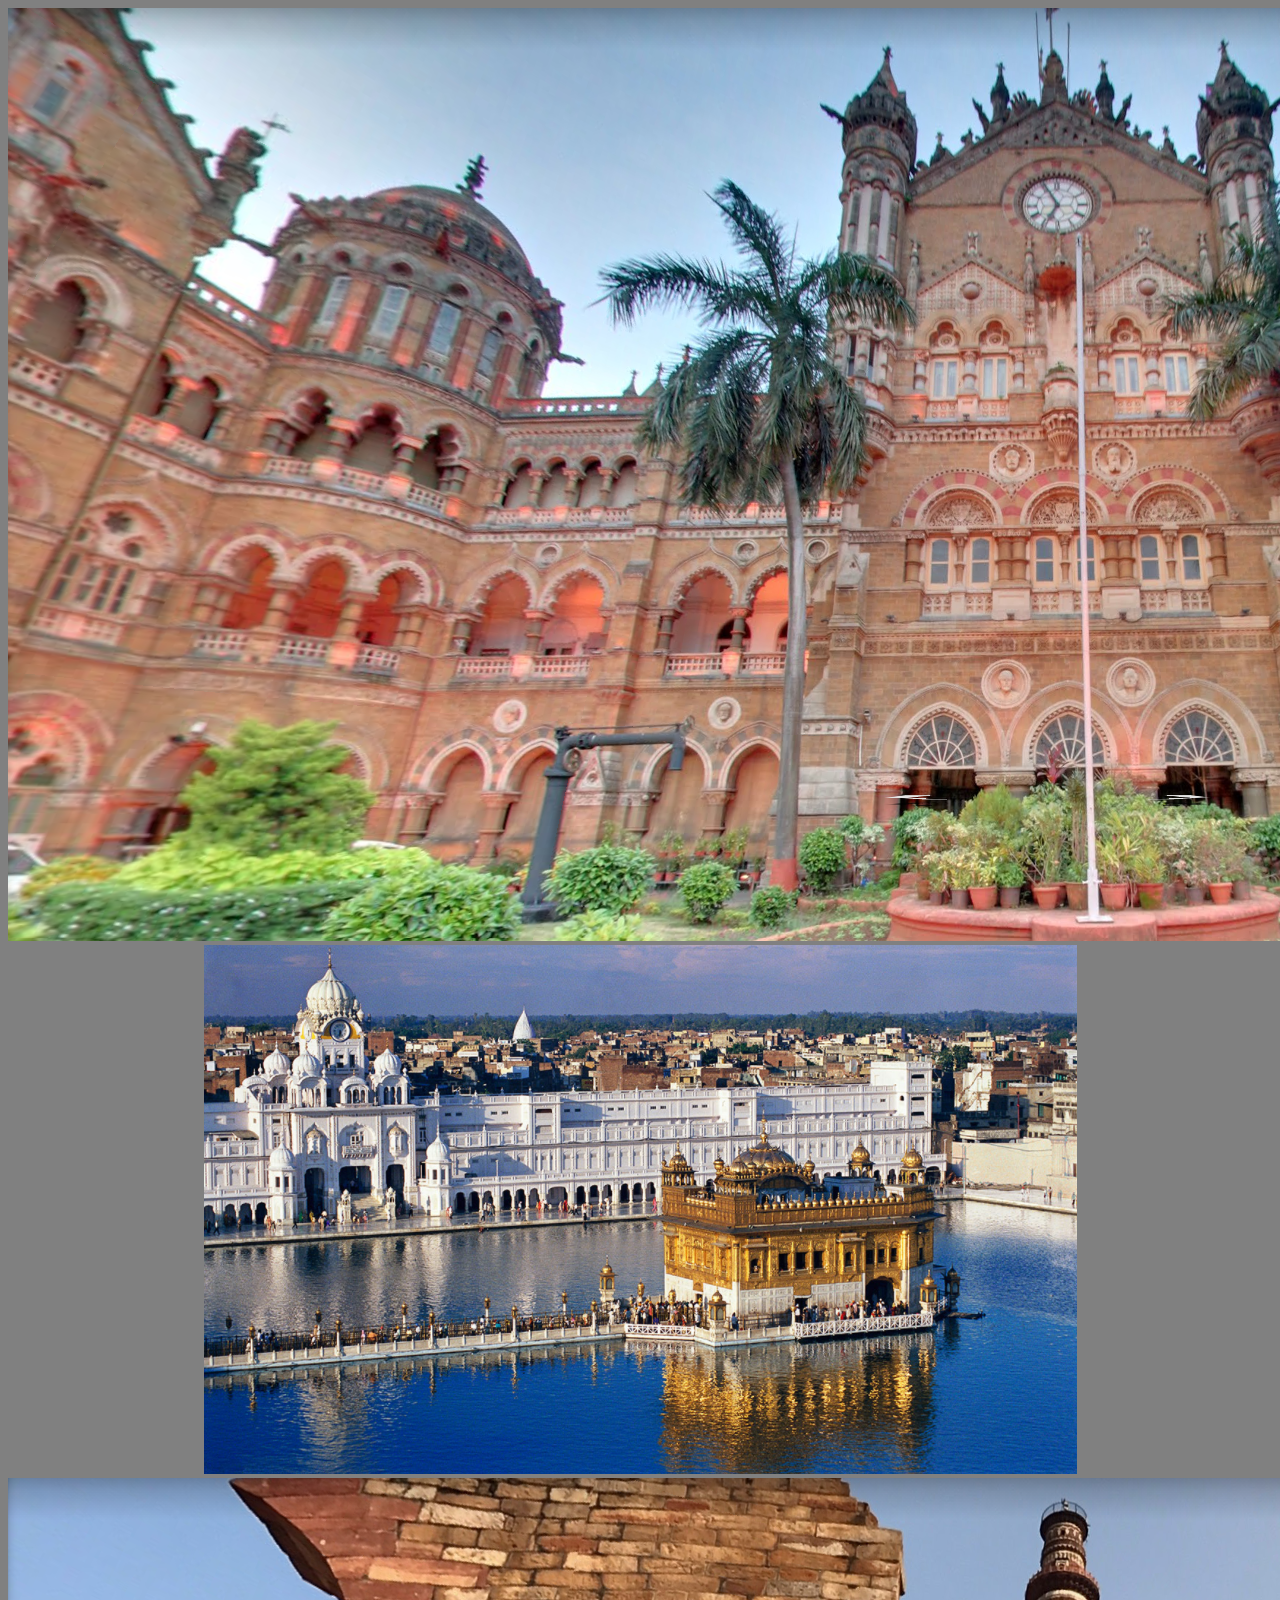
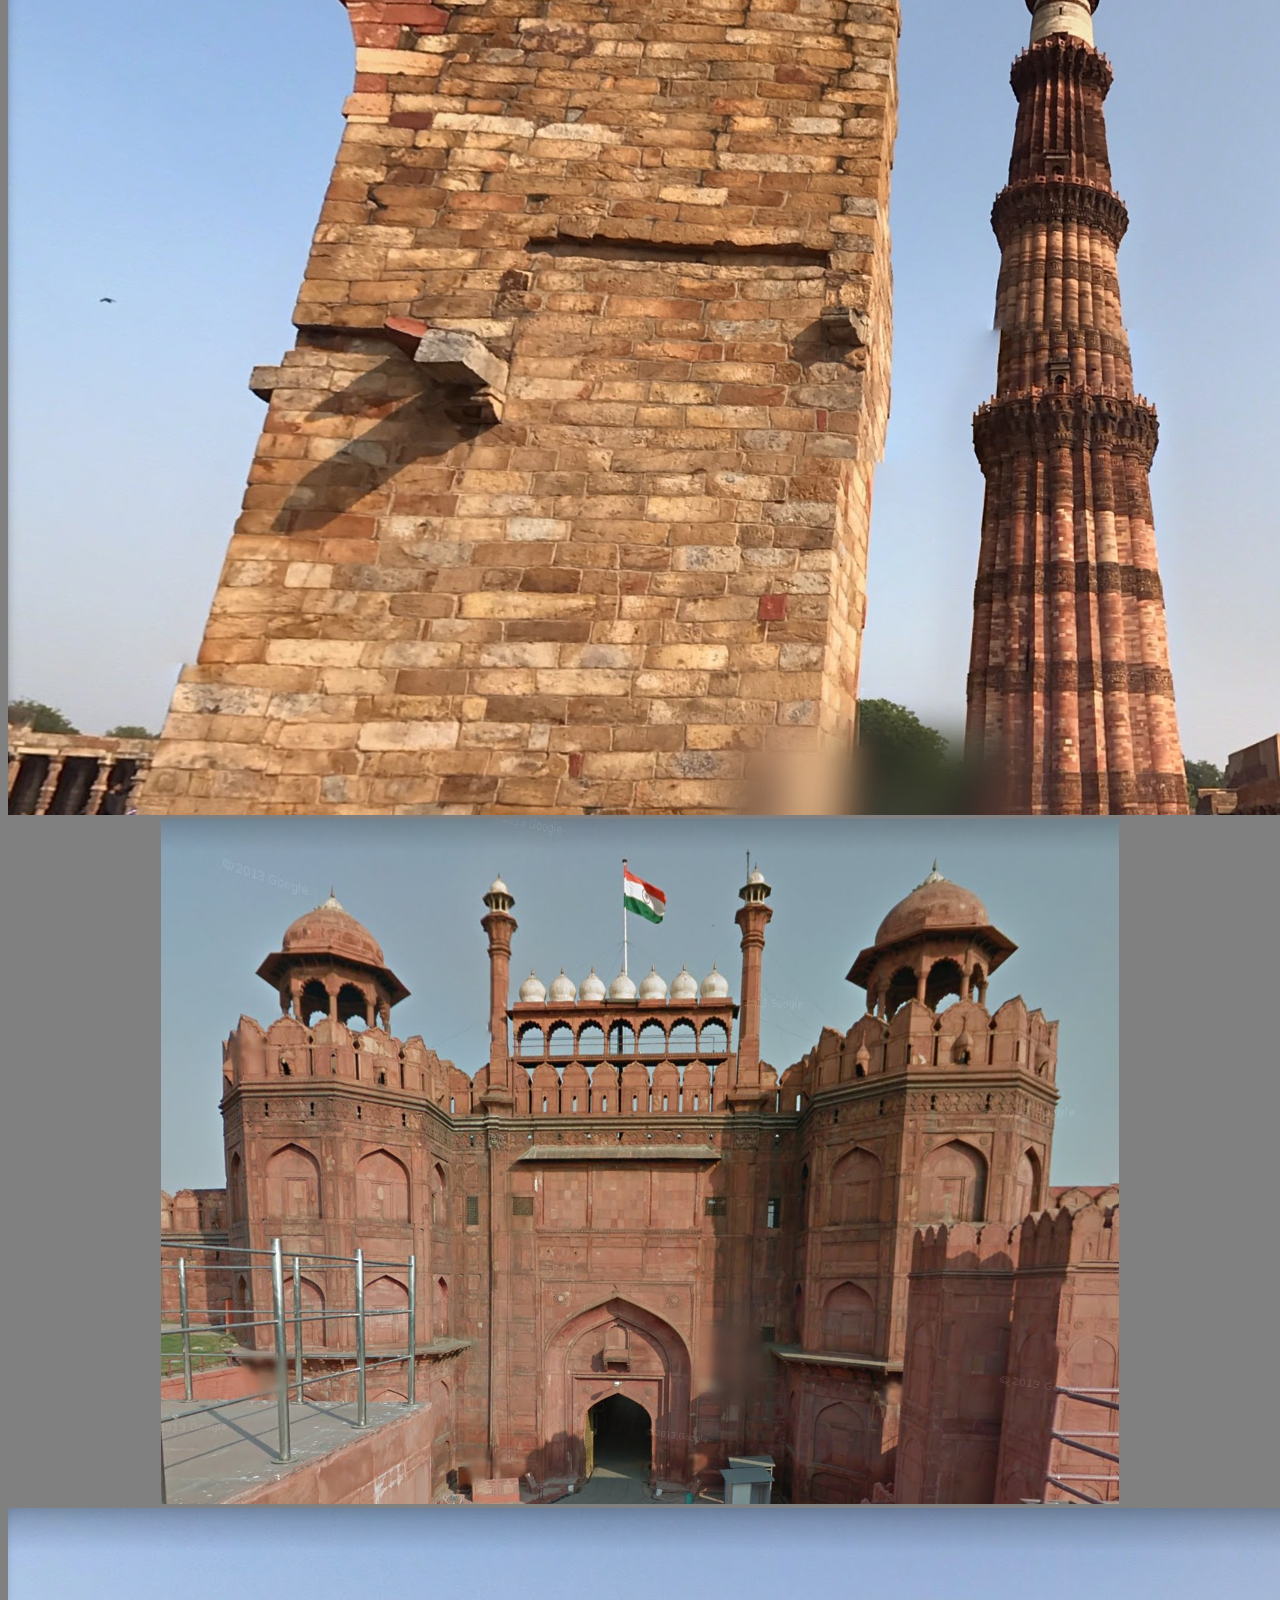
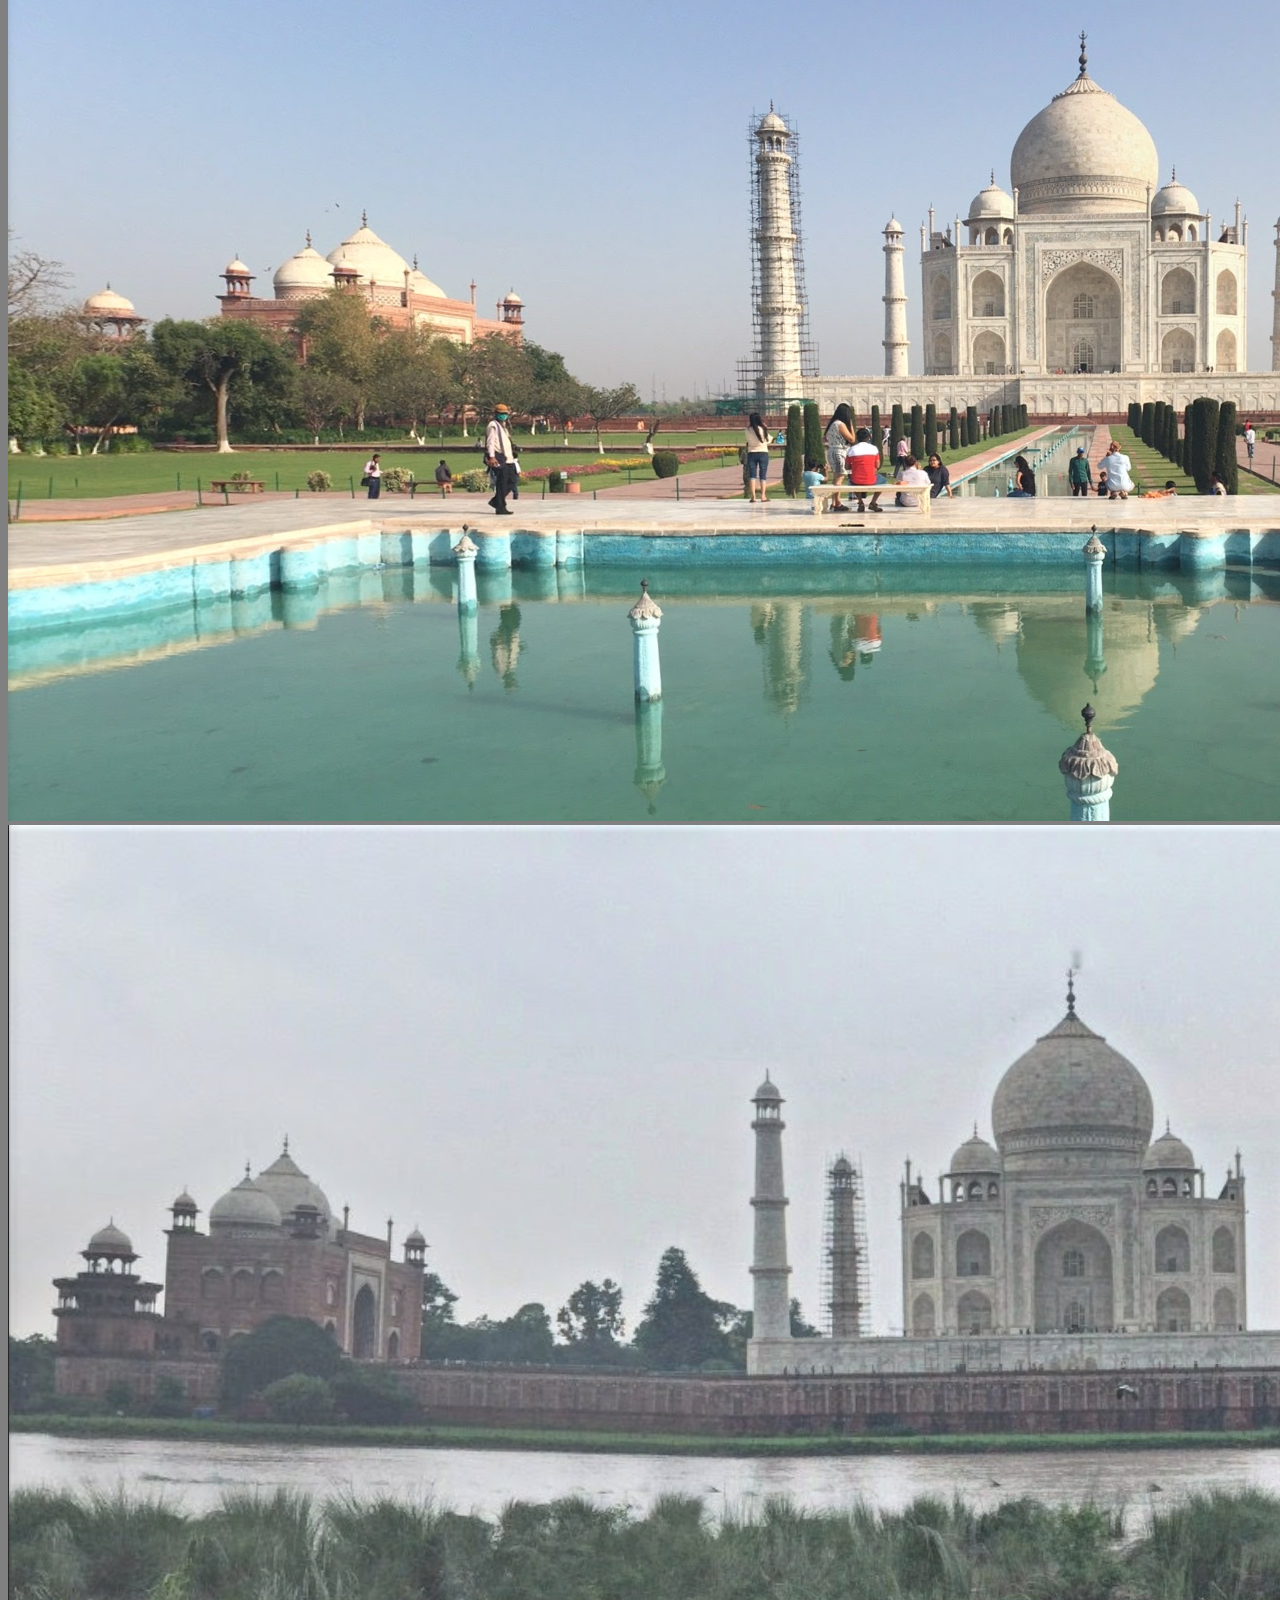
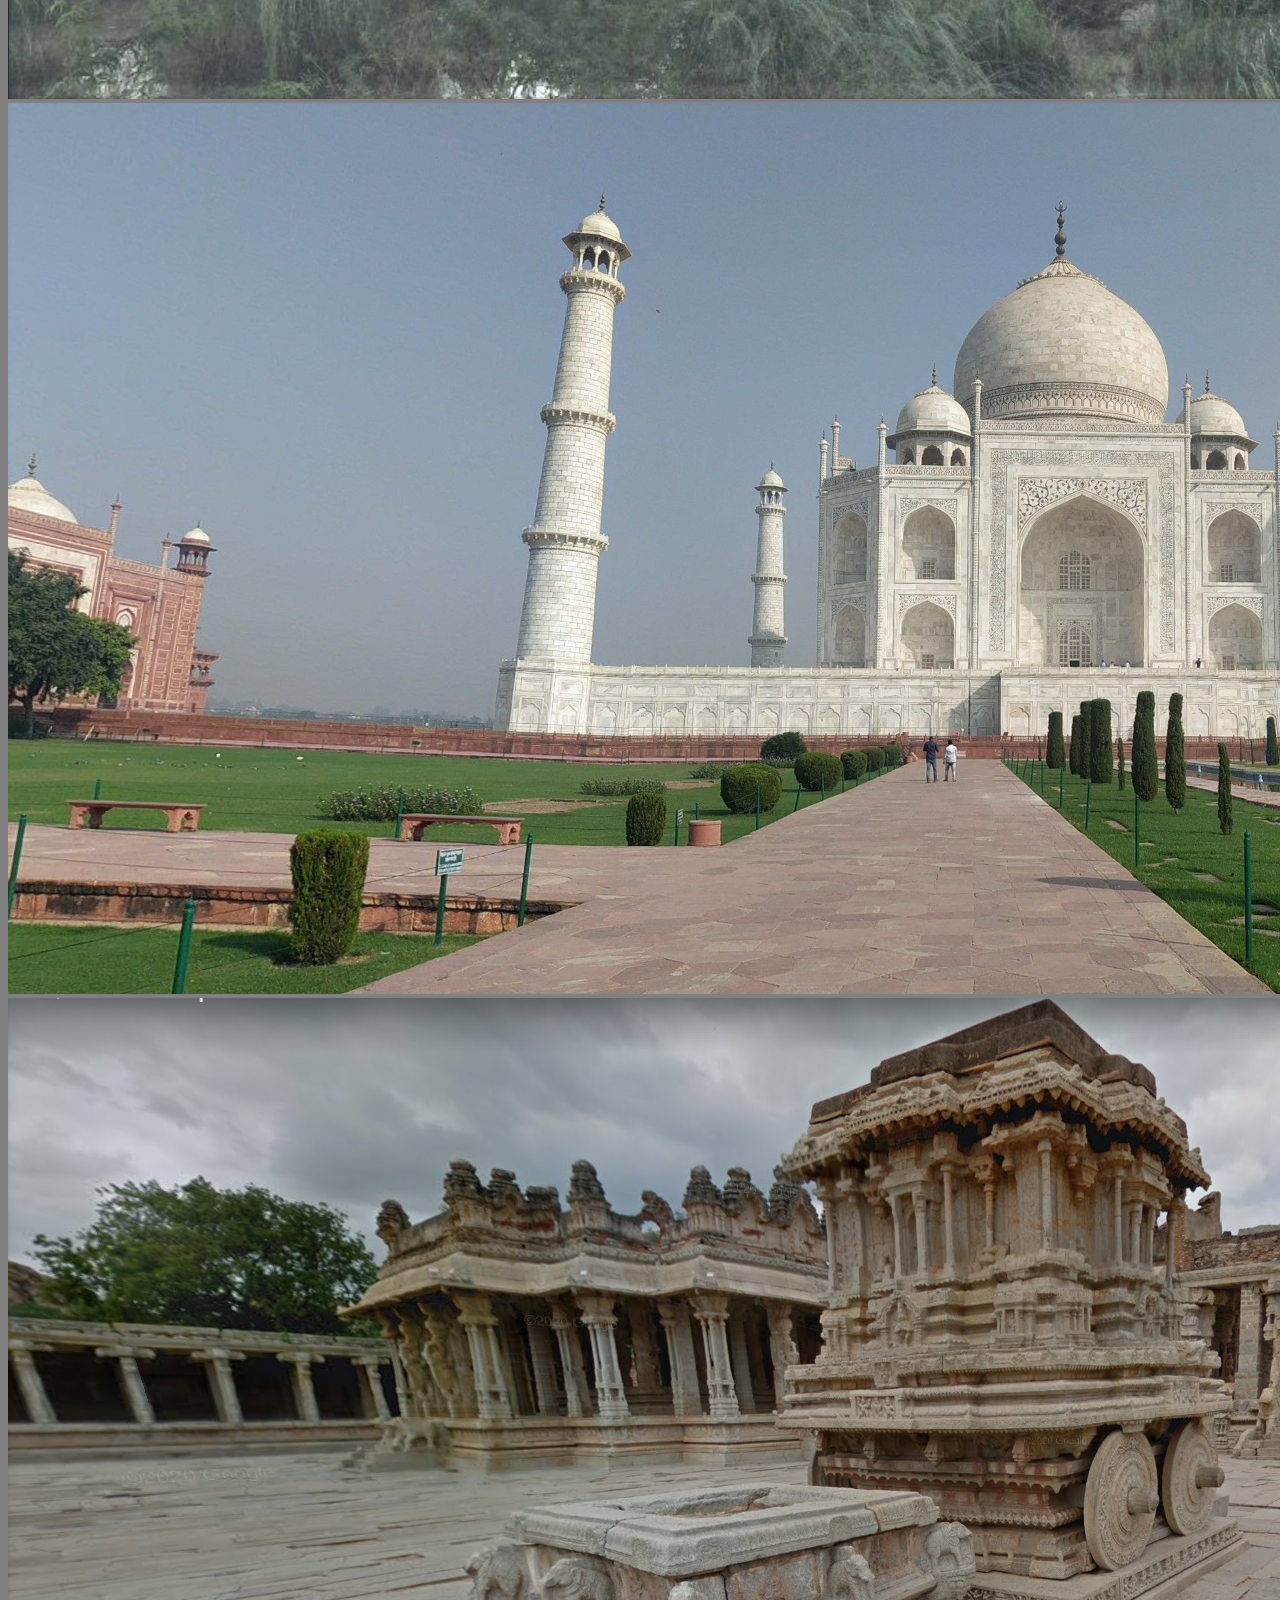
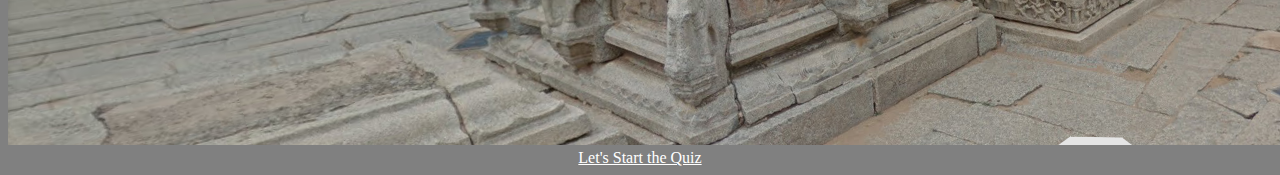
<file: quiz1.html>
<!DOCTYPE HTML>
<html>
    <head>
        <title>My Quizz Game</title>
        <link rel = "stylesheet"
              type = "text/css"
              href = "style.css" />

    </head>

    <body>
        
        <div class = "grid">
            <div class="item">
                <a href = "#"><img src="India/chatrapati shivaji terminus1.png"/></a> 
                <p>Image 1</p>
            </div>

            <div class="item">
                <a href = "#"><img src="India/golden temple1.png"/></a>
                <p>Image 2</p>
            </div>

            <div class="item">
                    <a href = "#"><img src="India/qutub minar1.png"/></a>
                    <p>Image 3</p>
            </div>

            <div class="item">
                    <a href = "#"><img src="India/red fort1.png"/></a>
                    <p>Image 4</p>
            </div>

            <div class="item">
                    <a href = "#"><img src="India/tajmahal1.png"/></a>
                    <p>Image 5</p>
            </div>

            <div class="item">
                    <a href = "#"><img src="India/tajmahal2.png"/></a>
                    <p>Image 6</p>
            </div>

            <div class="item">
                    <a href = "#"><img src="India/tajmahal3.png"/></a>
                    <p>Image 7</p>
            </div>

            <div class="item">
                <a href = "#"><img src="India/vijay vitthala temple1.png"/></a>
                <p>Image 8</p>
        </div>
       
        </div>

        <div class="footer2">
            <a href="###" width=50 height=50>Let's Start the Quiz</a>
        </div>
    
    </body>
</html>
</file>
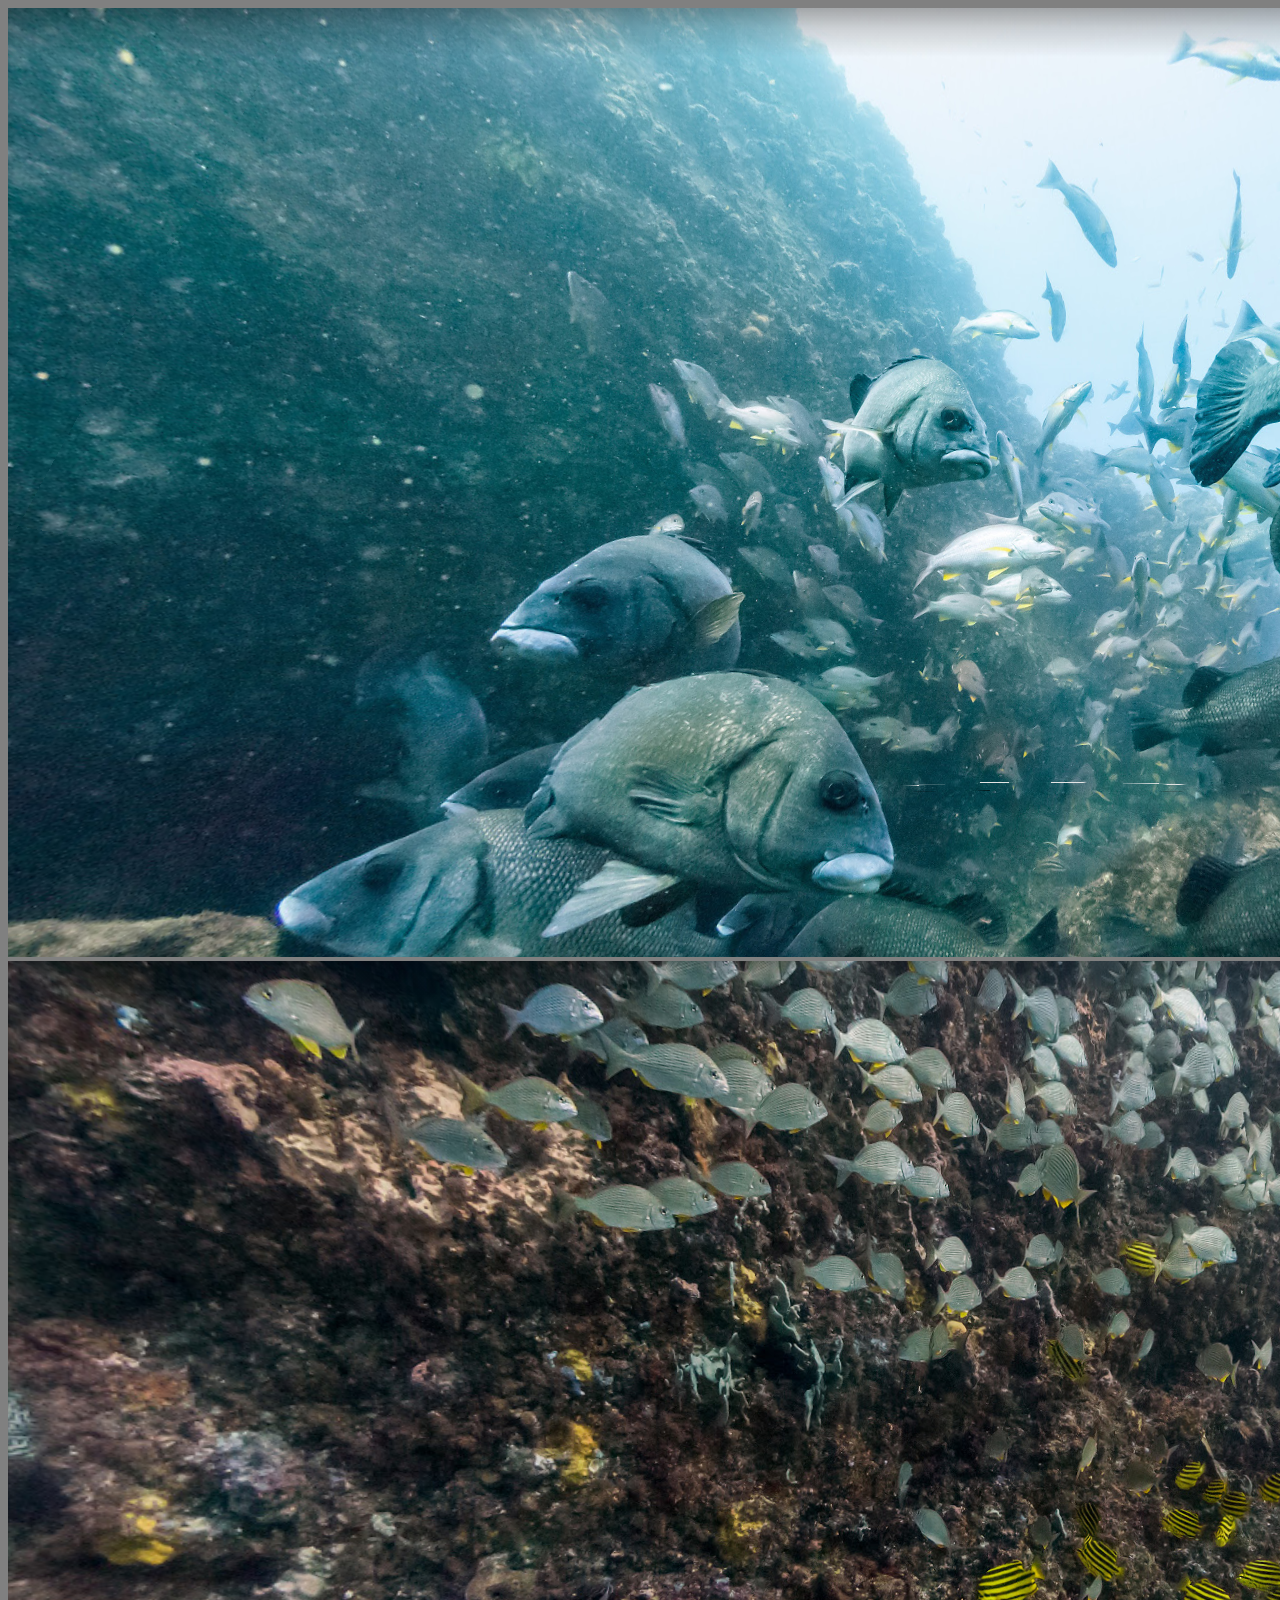
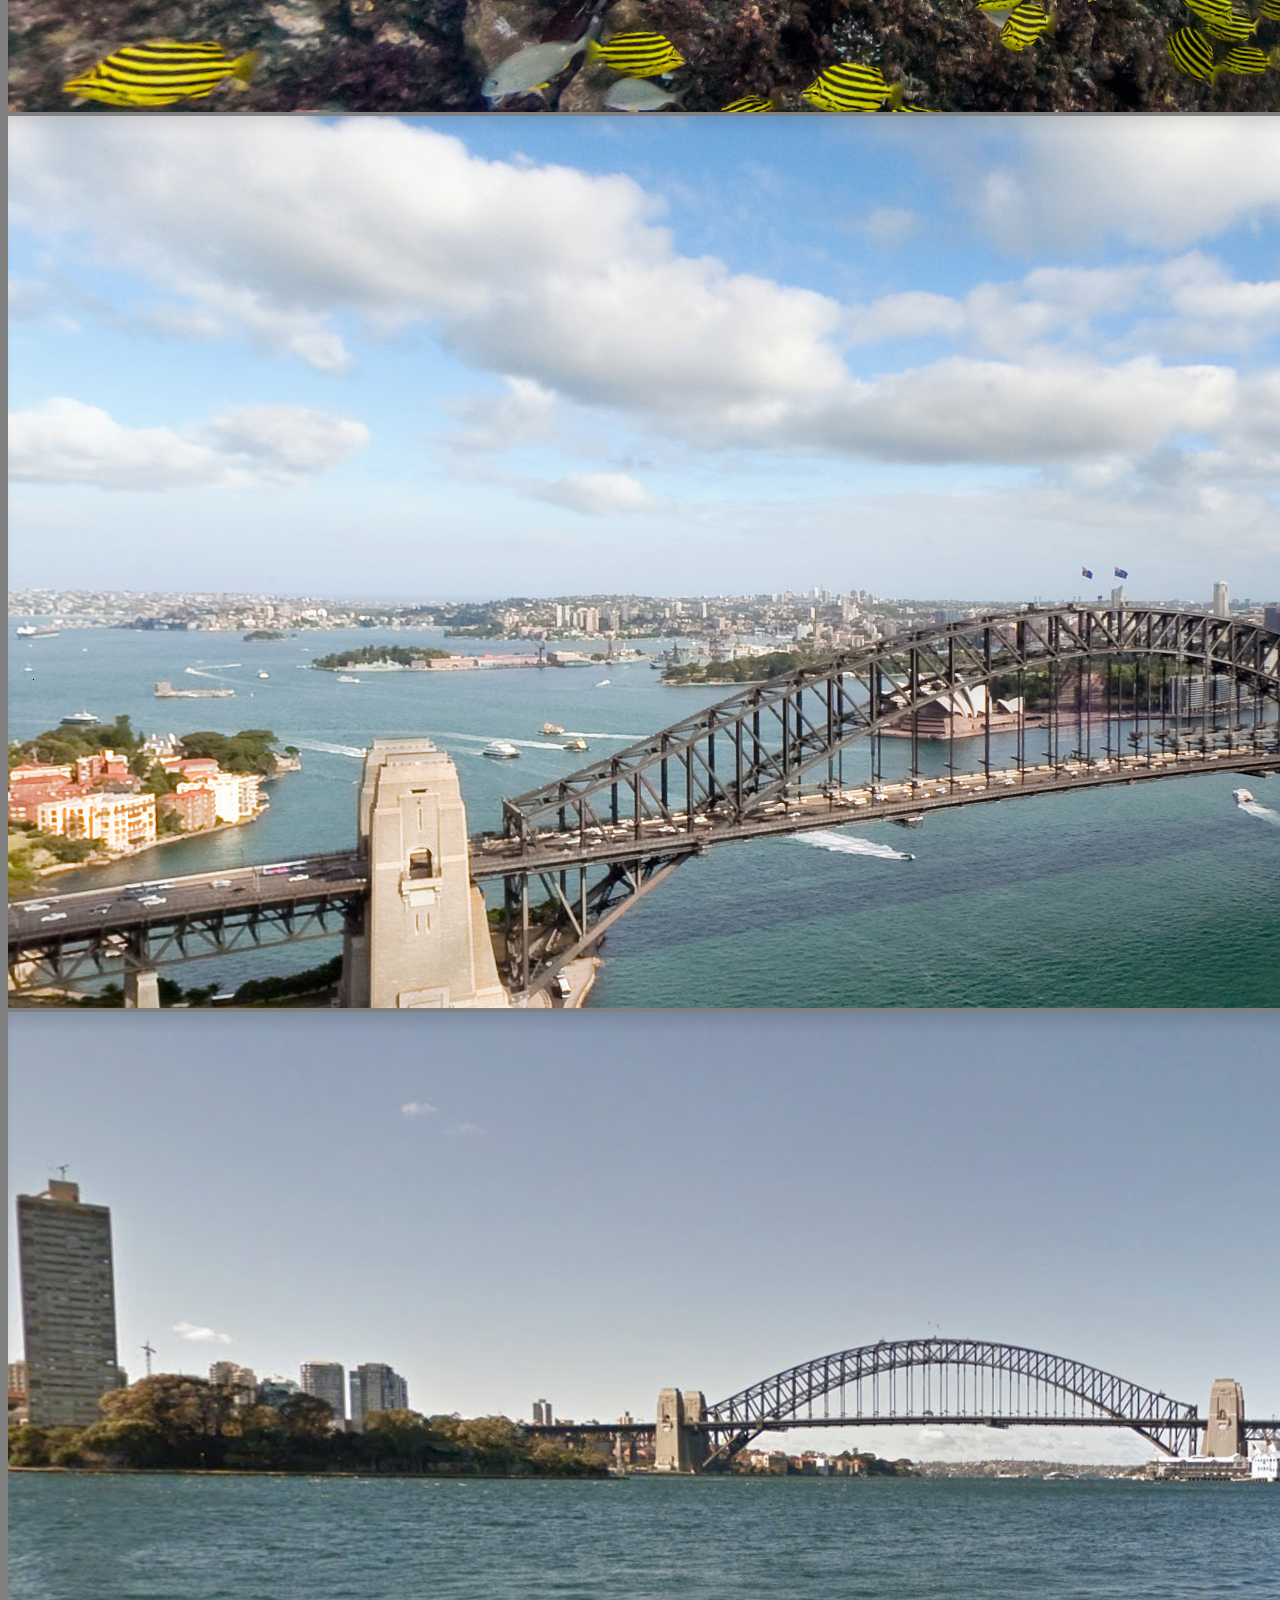
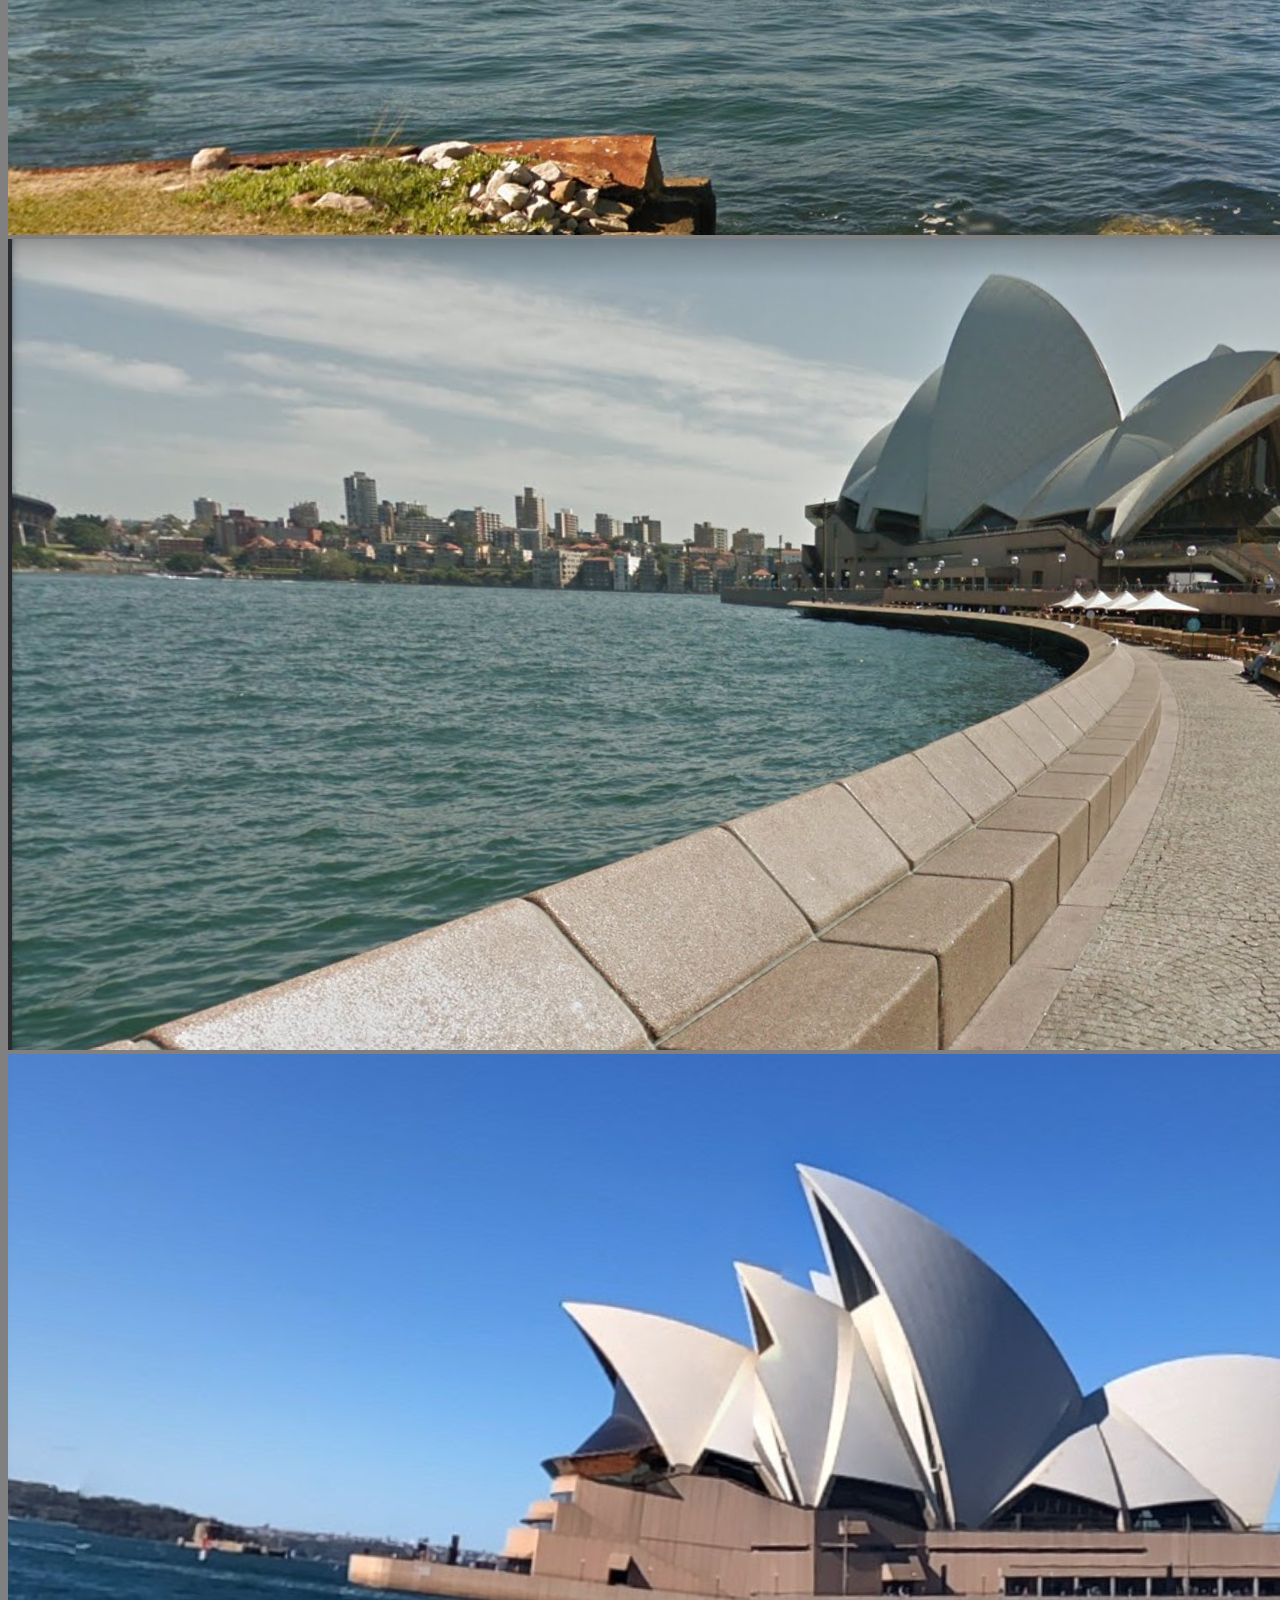
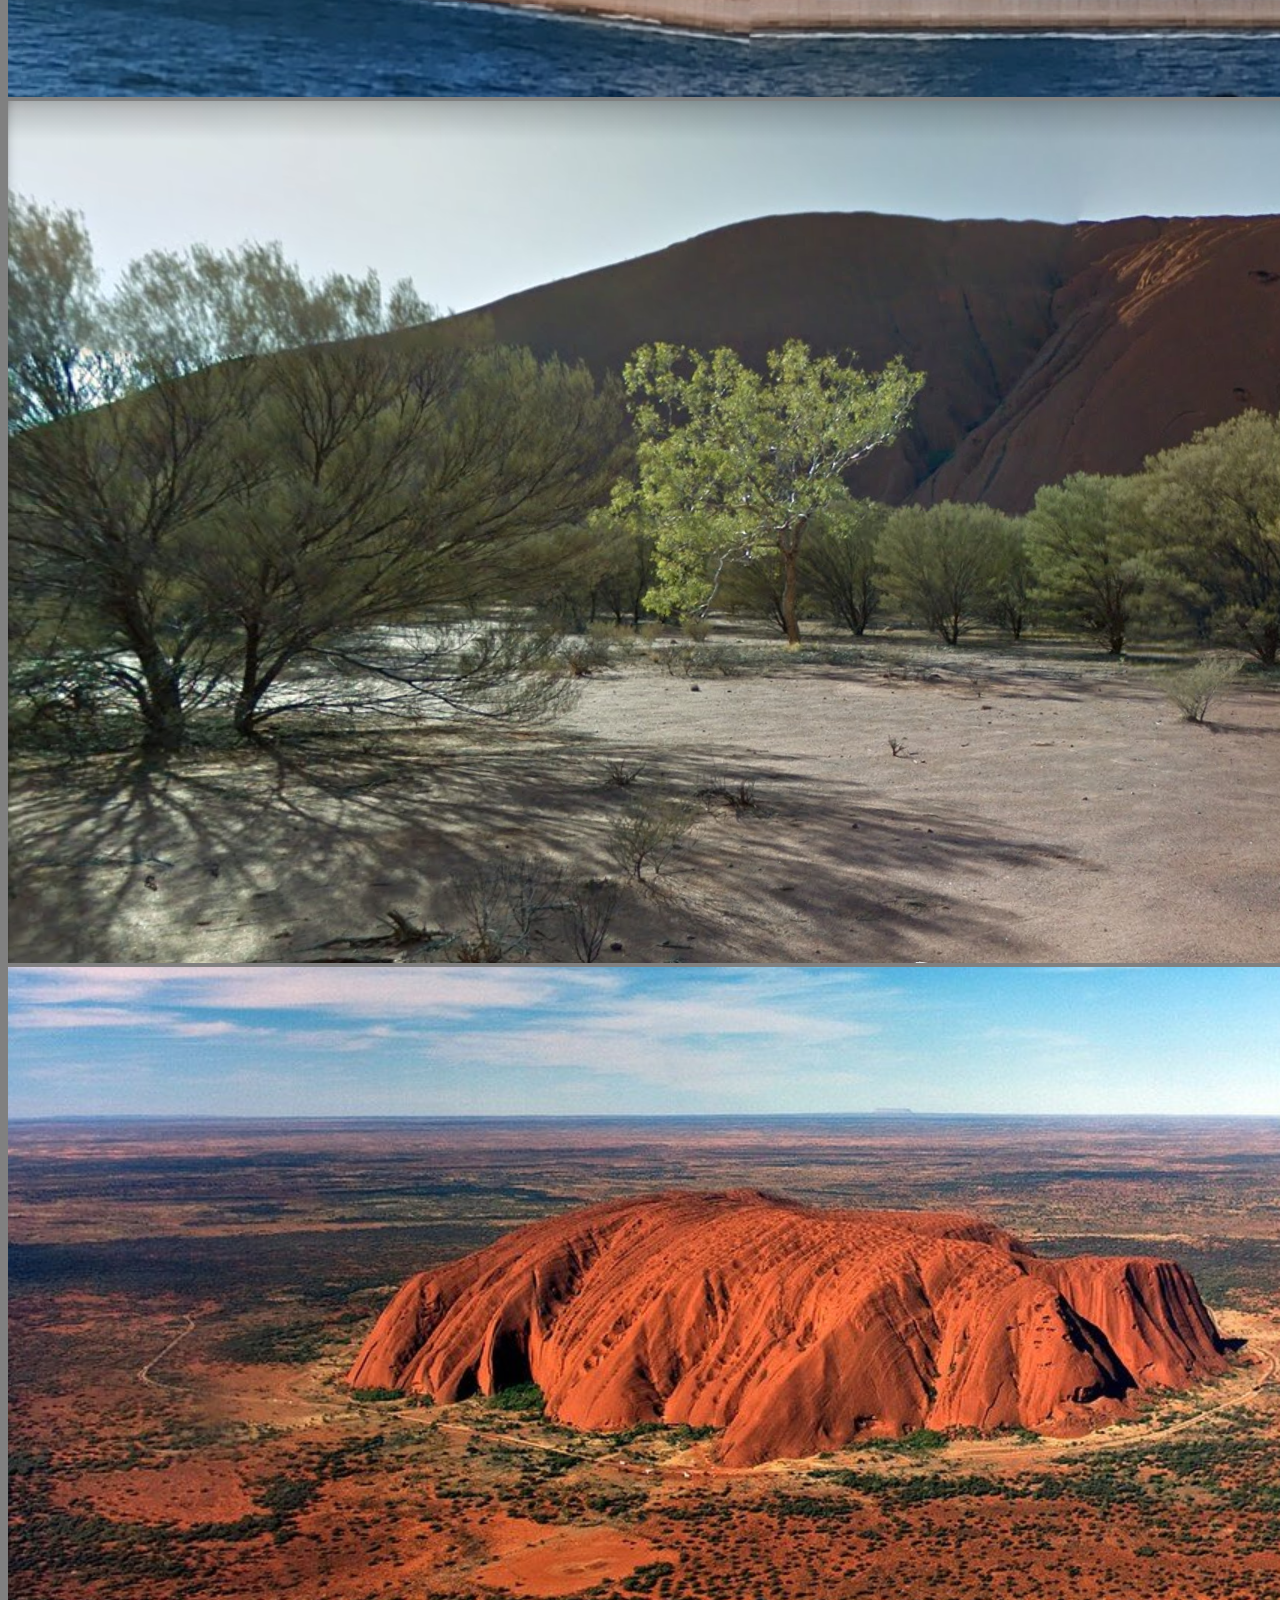
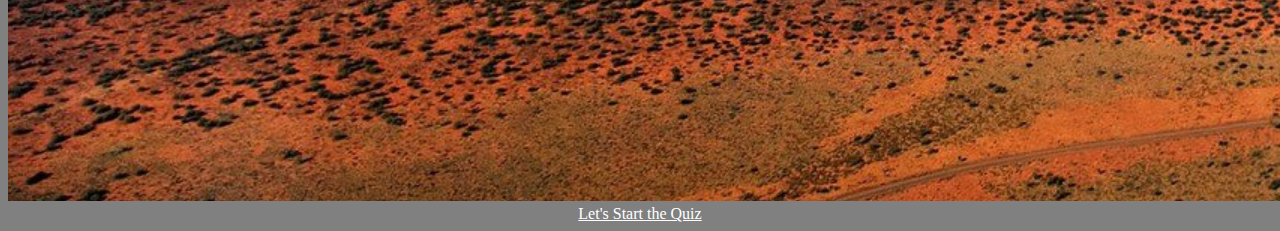
<file: quiz2.html>
<!DOCTYPE HTML>
<html>
    <head>
        <title>My Quizz Game</title>
        <link rel = "stylesheet"
              type = "text/css"
              href = "style.css" />

    </head>

    <body>
        
        <div class = "grid">
            <div class="item">
                <a href = "#"><img src="Australia/australia1.png"/></a>
                <p>Image 1</p>
            </div>

            <div class="item">
                <a href = "#"><img src="Australia/australia2.png"/></a>
                <p>Image 2</p>
            </div>

            <div class="item">
                    <a href = "#"><img src="Australia/sydney harbour bridge1.png"/></a>
                    <p>Image 3</p>
            </div>

            <div class="item">
                    <a href = "#"><img src="Australia/sydney harbour bridge2.png"/></a>
                    <p>Image 4</p>
            </div>

            <div class="item">
                    <a href = "#"><img src="Australia/sydney opera house1.png"/></a>
                    <p>Image 5</p>
            </div>

            <div class="item">
                    <a href = "#"><img src="Australia/sydney opera house2.png"/></a>
                    <p>Image 6</p>
            </div>

            <div class="item">
                    <a href = "#"><img src="Australia/uluru1.png"/></a>
                    <p>Image 7</p>
            </div>

            <div class="item">
                <a href = "#"><img src="Australia/uluru2.png"/></a>
                <p>Image 8</p>
        </div>
       
        </div>

        <div class="footer2">
            <a href="###" width=50 height=50>Let's Start the Quiz</a>
        </div>
    
    </body>
</html>
</file>
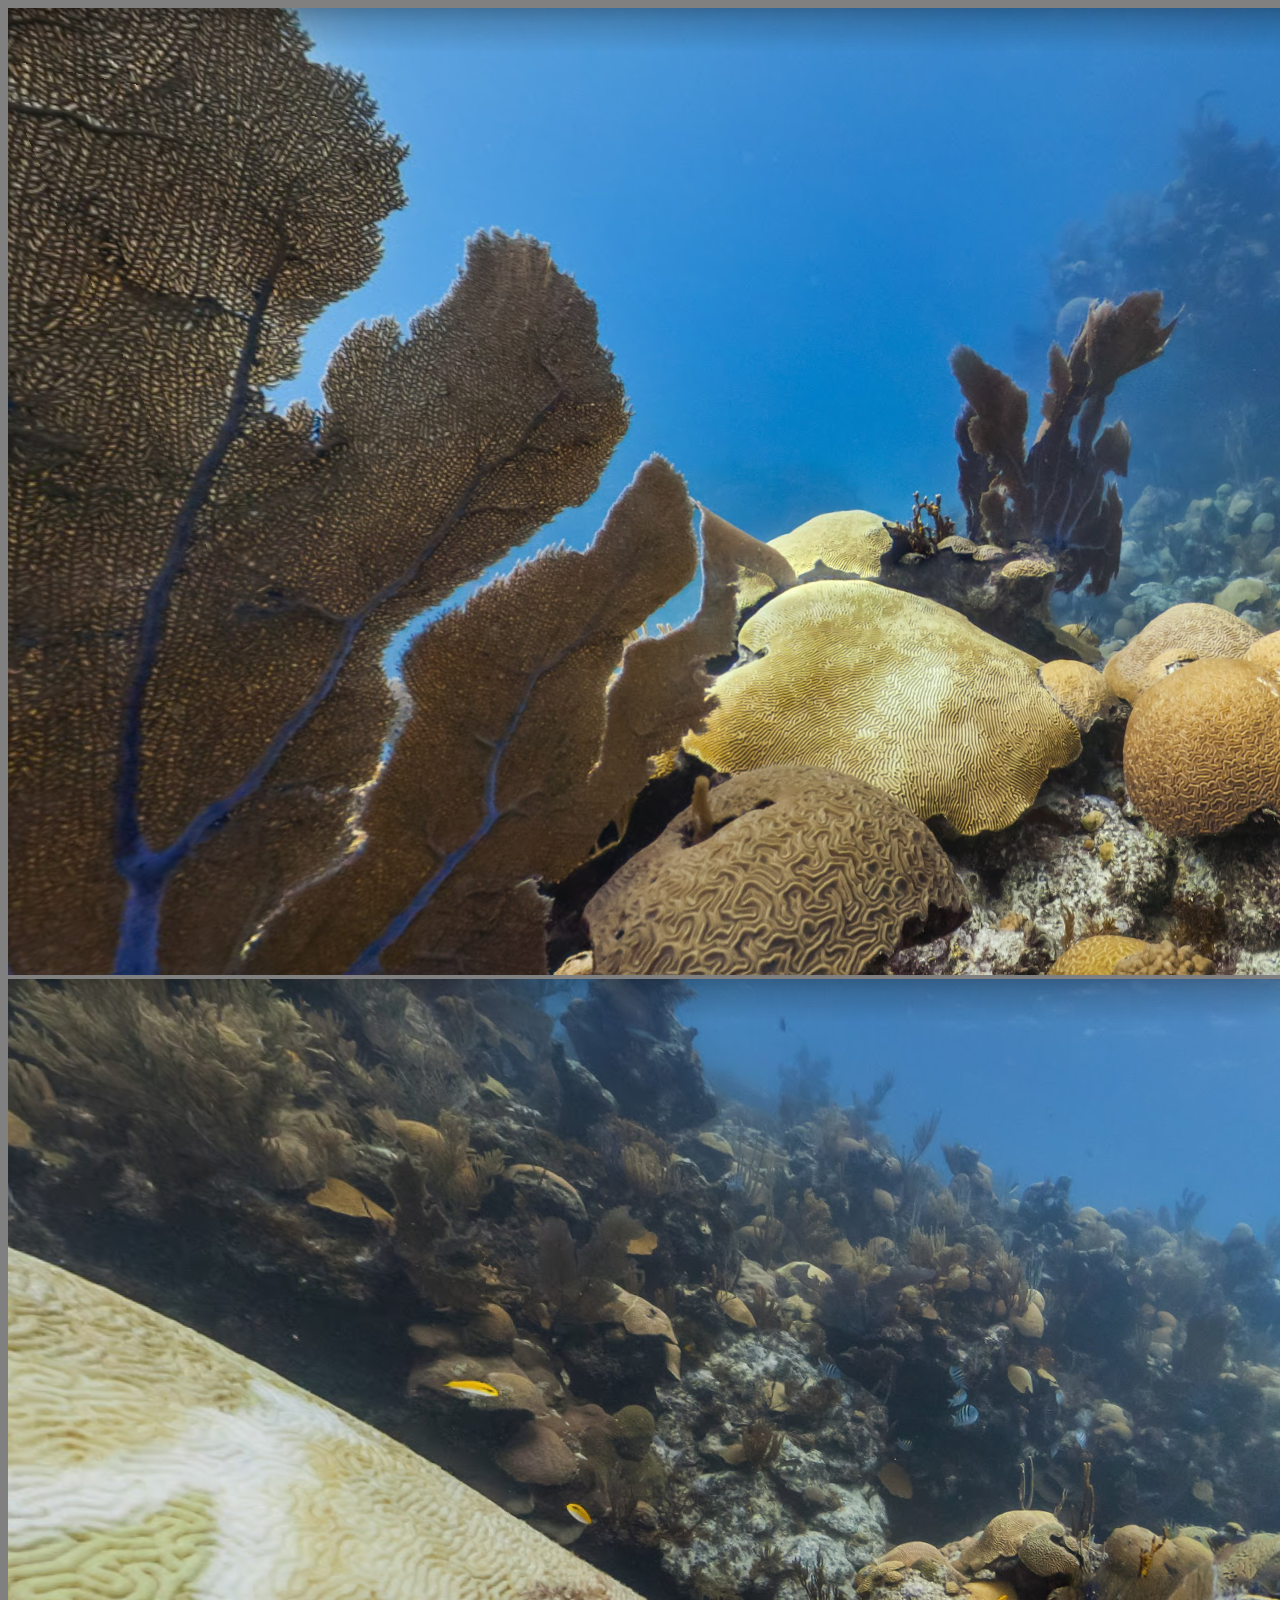
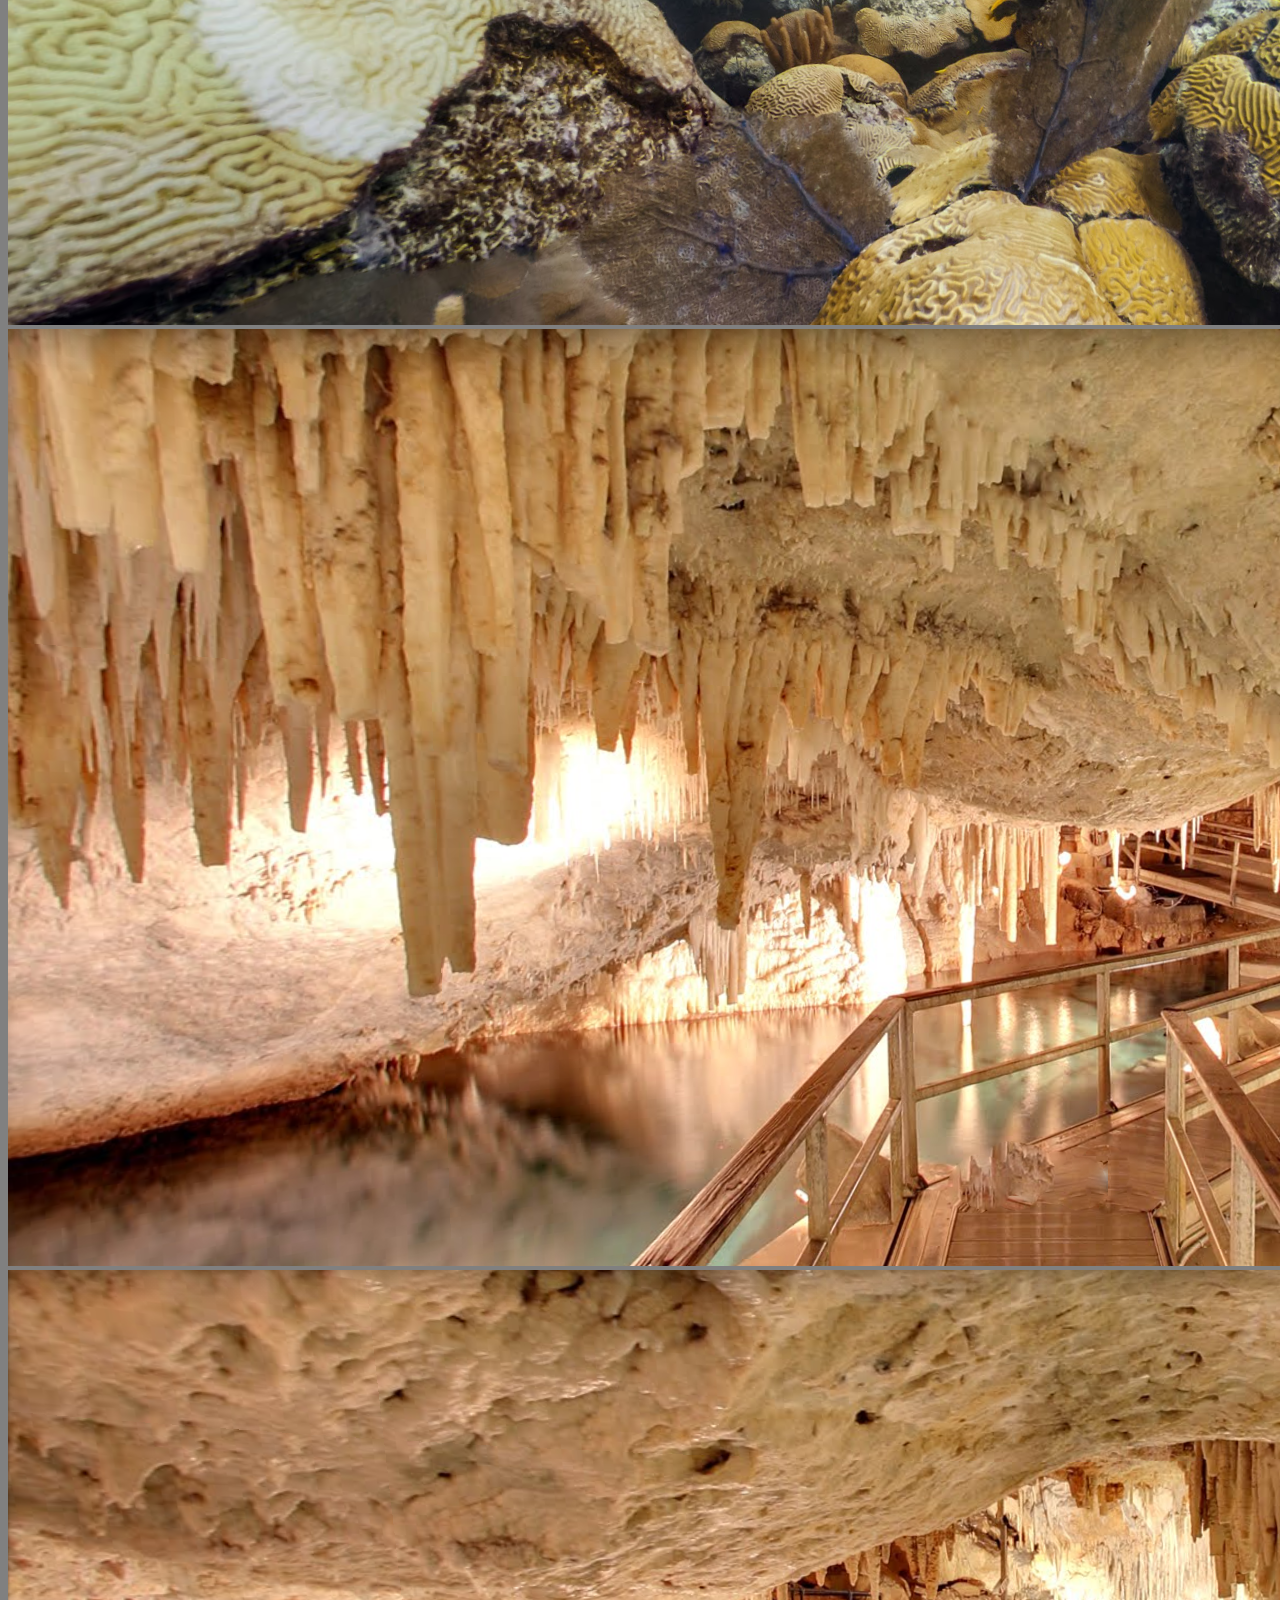
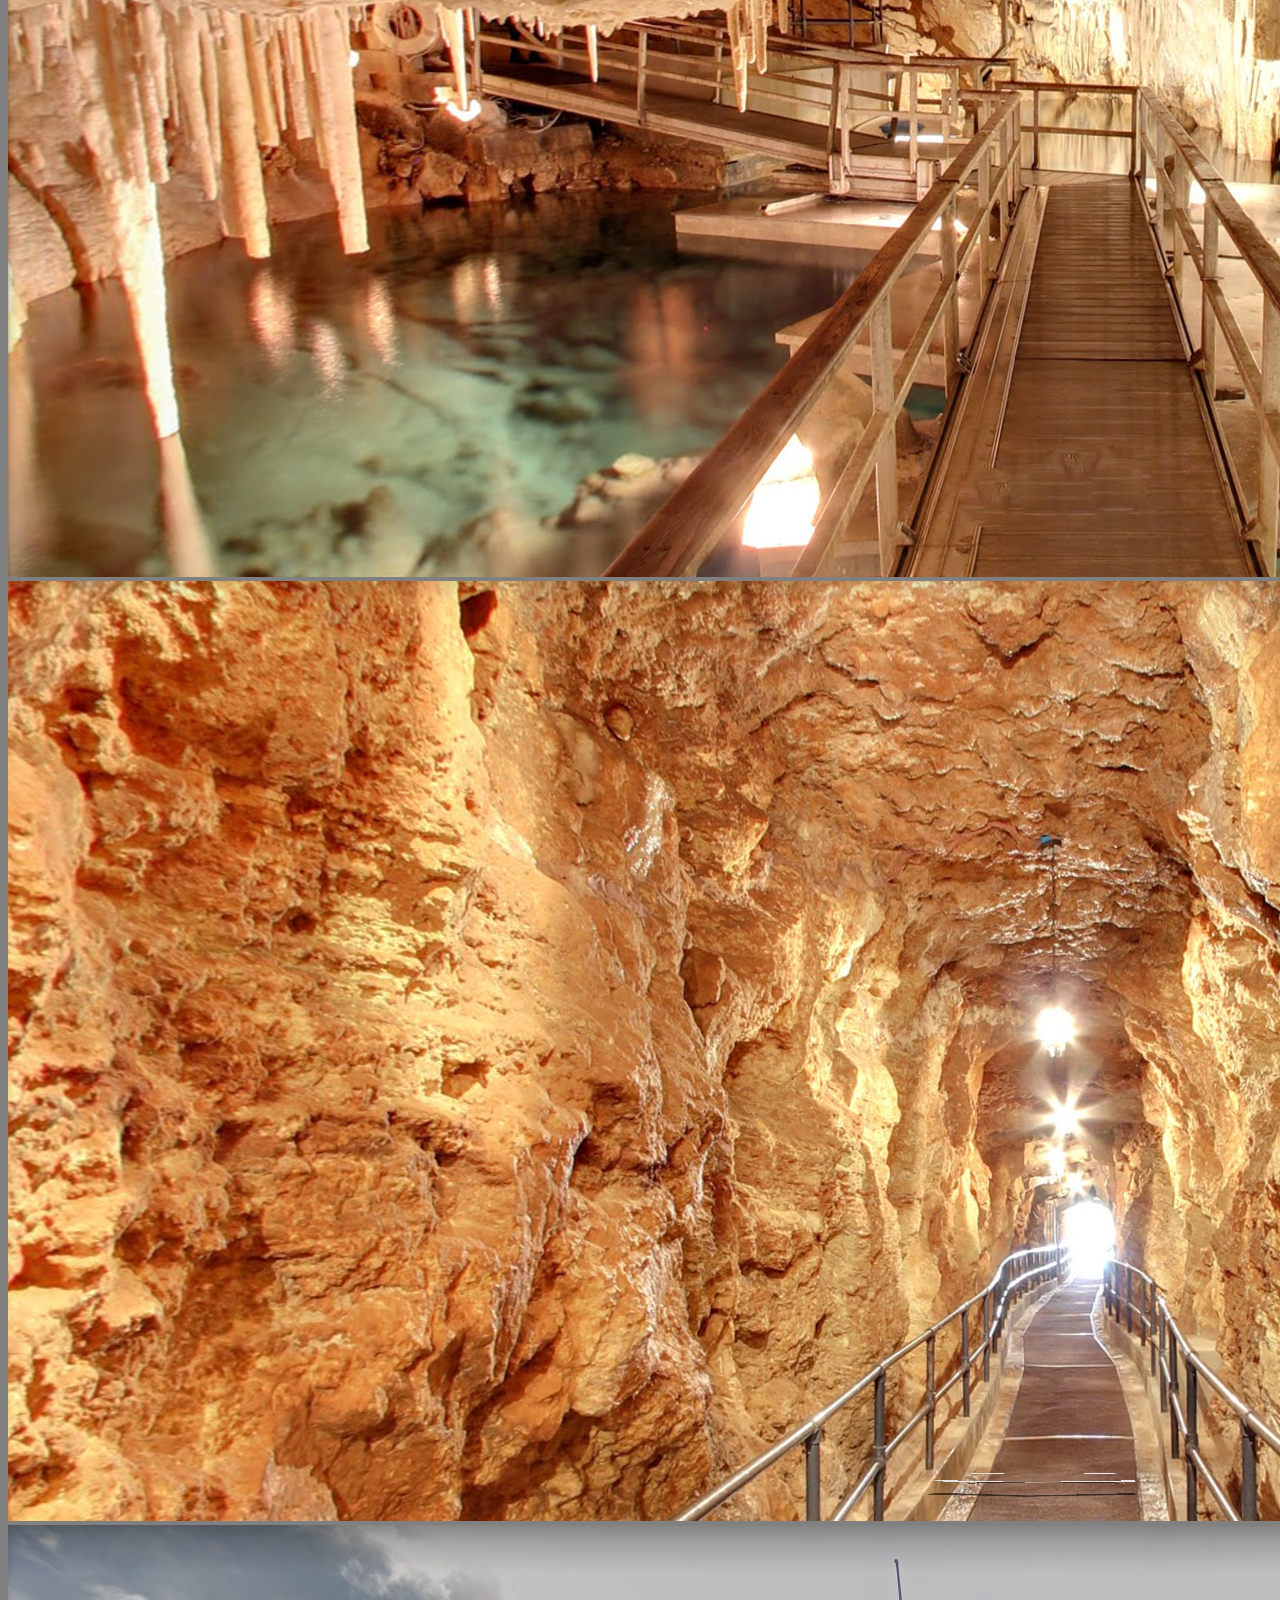
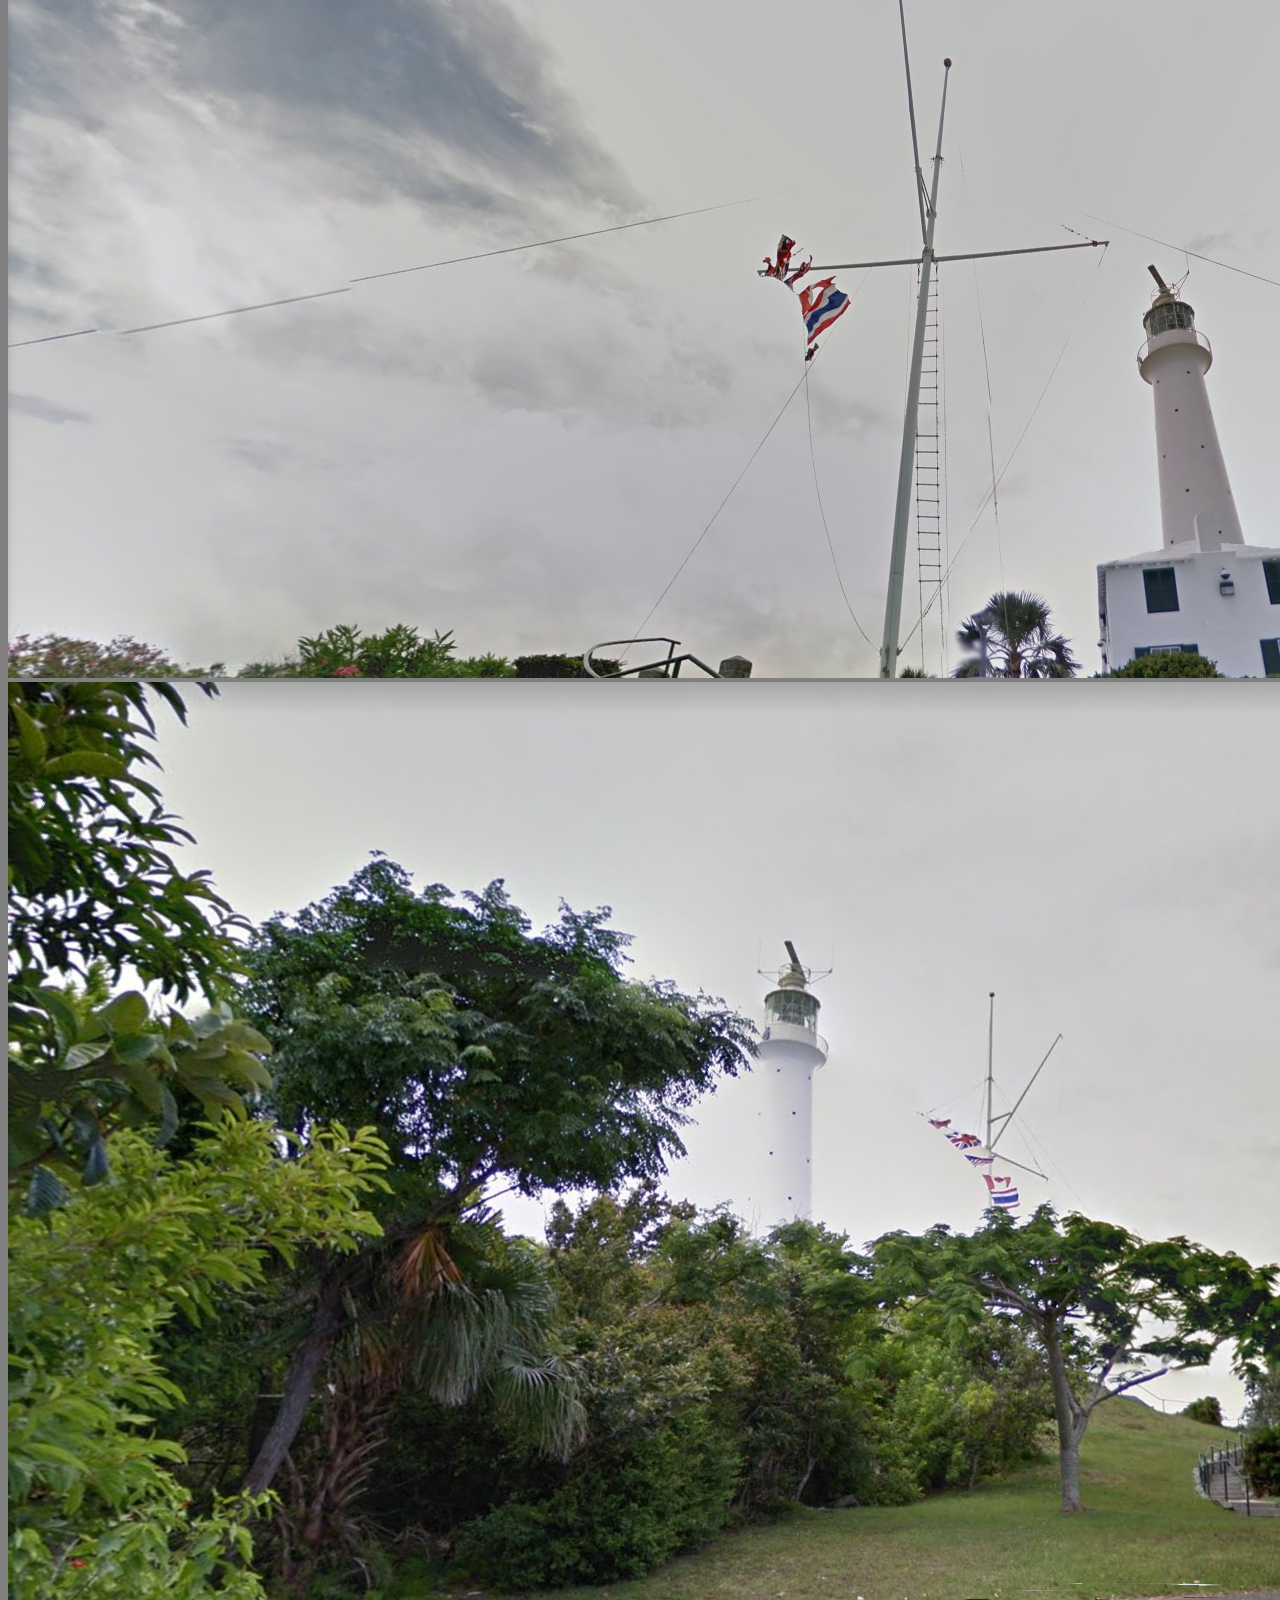
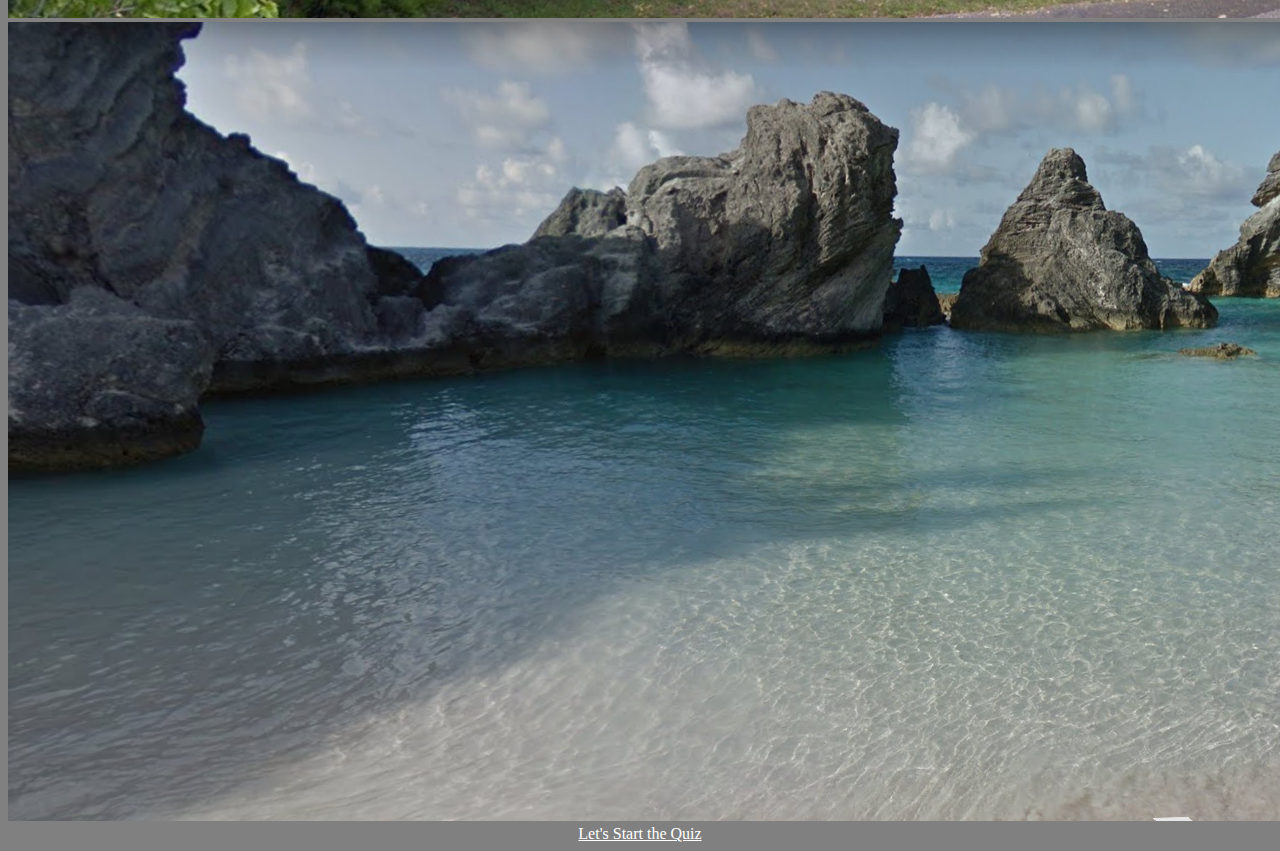
<file: quiz3.html>
<!DOCTYPE HTML>
<html>
    <head>
        <title>My Quizz Game</title>
        <link rel = "stylesheet"
              type = "text/css"
              href = "style.css" />

    </head>

    <body>
        
        <div class = "grid">
            <div class="item">
                <a href = "#"><img src="Bermuda/bermuda1.png"/></a>
                <p>Image 1</p>
            </div>

            <div class="item">
                <a href = "#"><img src="Bermuda/bermuda2.png"/></a>
                <p>Image 2</p>
            </div>

            <div class="item">
                    <a href = "#"><img src="Bermuda/crystal and fantasy caves bermuda1.png"/></a>
                    <p>Image 3</p>
            </div>

            <div class="item">
                    <a href = "#"><img src="Bermuda/caves bermuda2.png"/></a>
                    <p>Image 4</p>
            </div>

            <div class="item">
                    <a href = "#"><img src="Bermuda/caves bermuda3.png"/></a>
                    <p>Image 5</p>
            </div>

            <div class="item">
                    <a href = "#"><img src="Bermuda/gibbs hill lighthouse1.png"/></a>
                    <p>Image 6</p>
            </div>

            <div class="item">
                    <a href = "#"><img src="Bermuda/gibbs hill lighthouse2.png"/></a>
                    <p>Image 7</p>
            </div>

            <div class="item">
                <a href = "#"><img src="Bermuda/horseshoe bay cove1.png"/></a>
                <p>Image 8</p>
        </div>
       
        </div>

        <div class="footer2">
            <a href="###" width=50 height=50>Let's Start the Quiz</a>
        </div>
    
    </body>
</html>
</file>
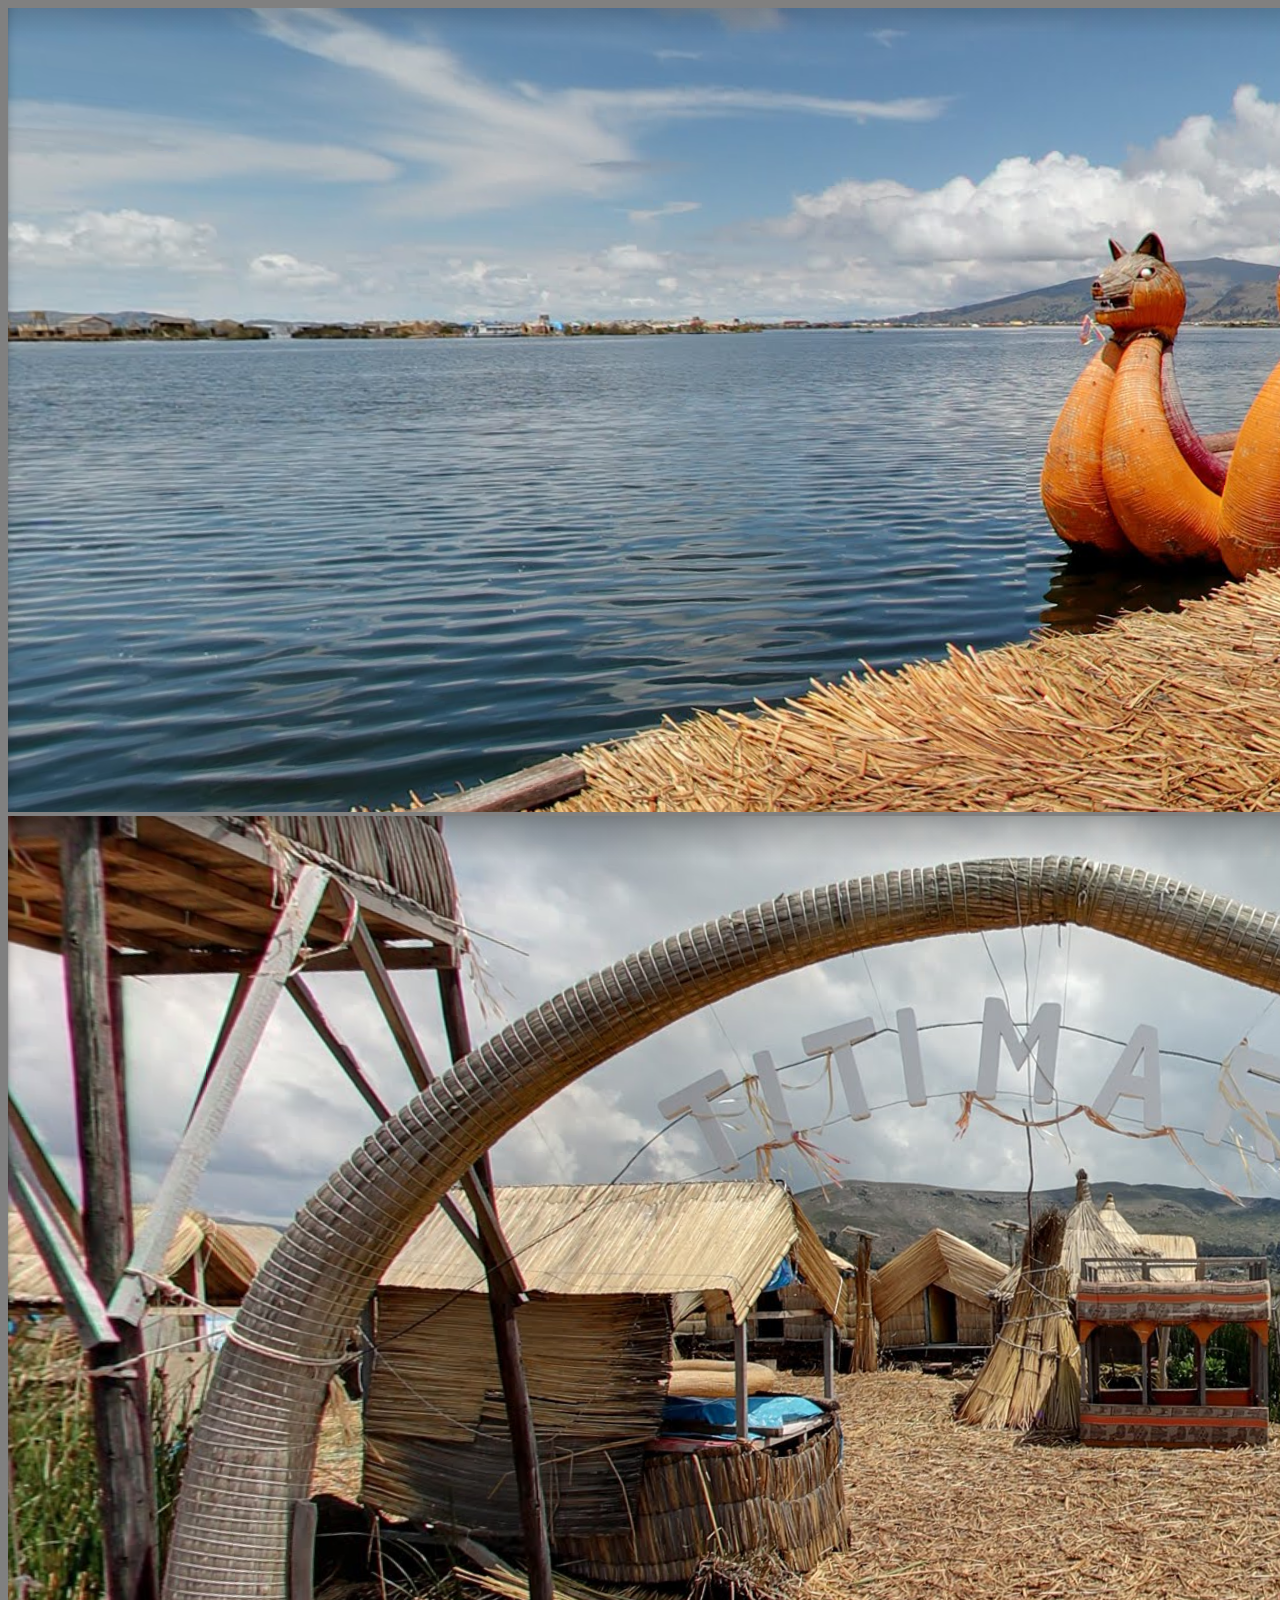
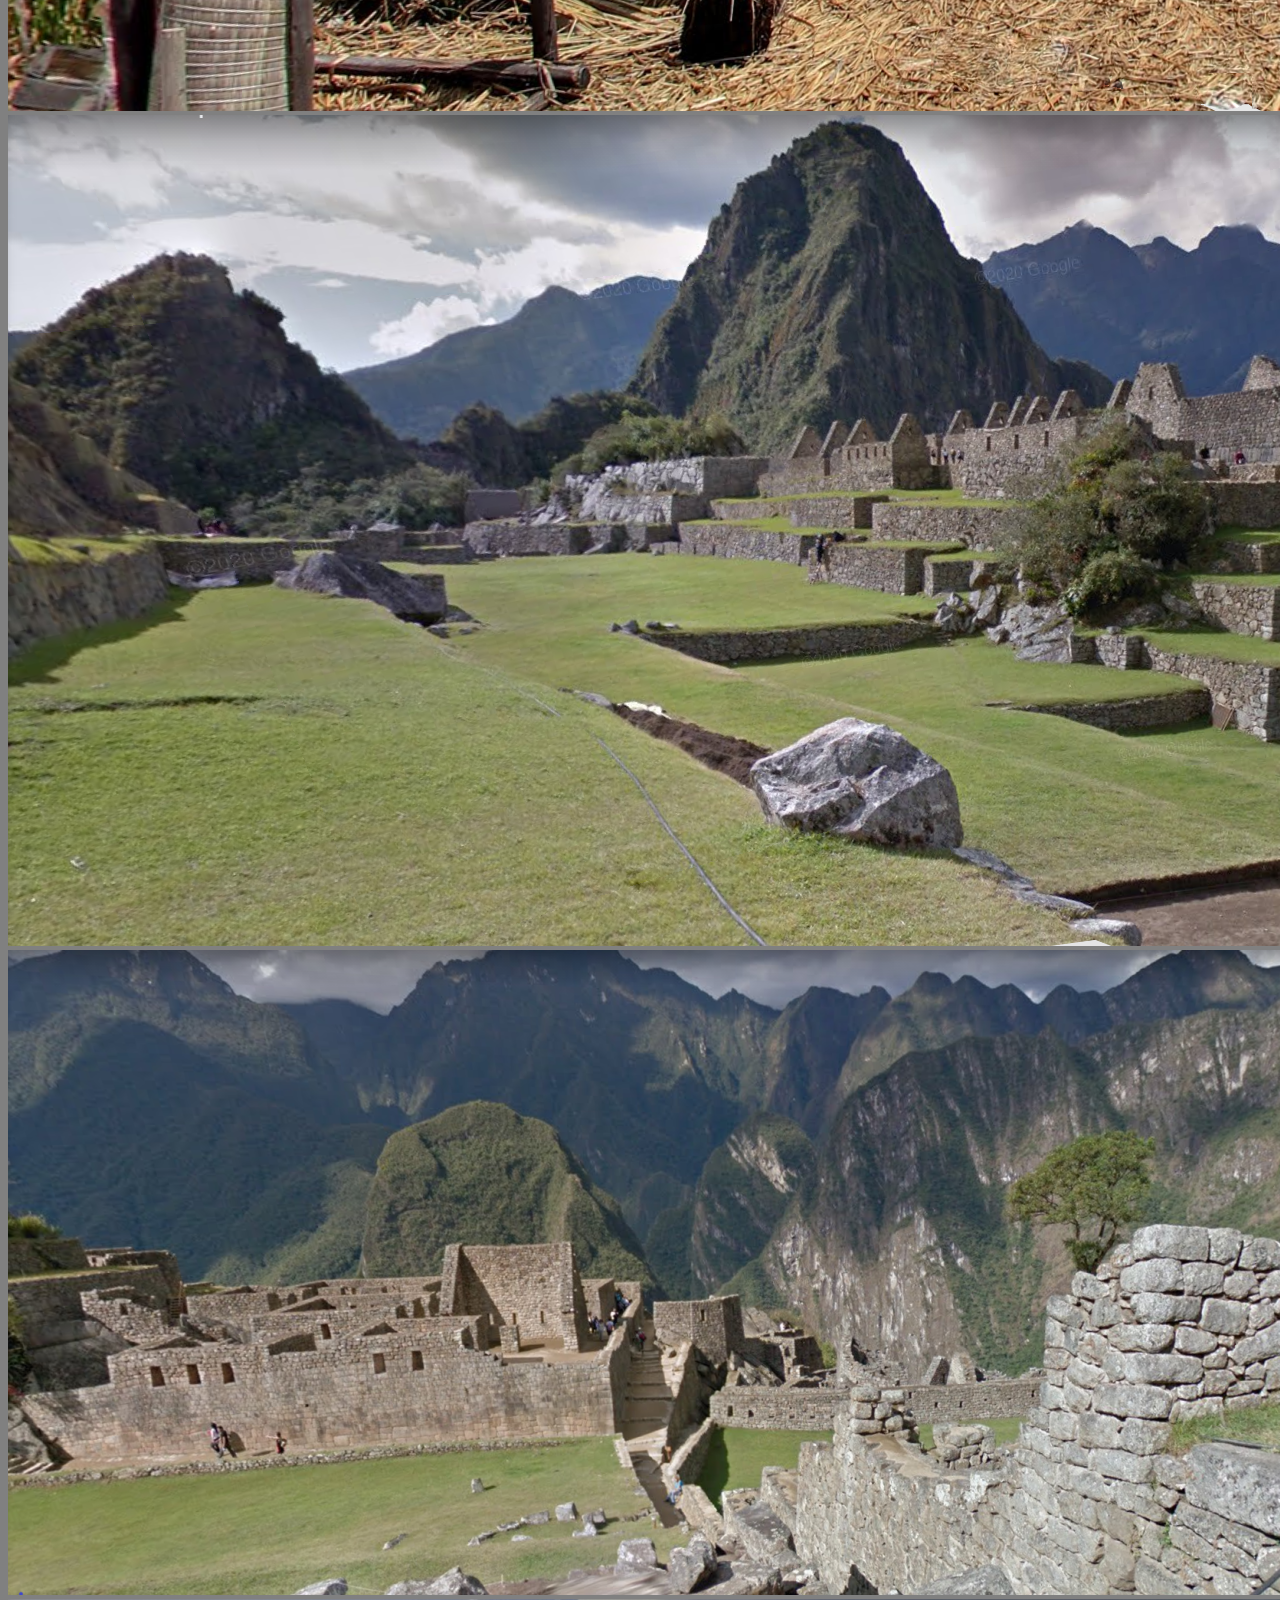
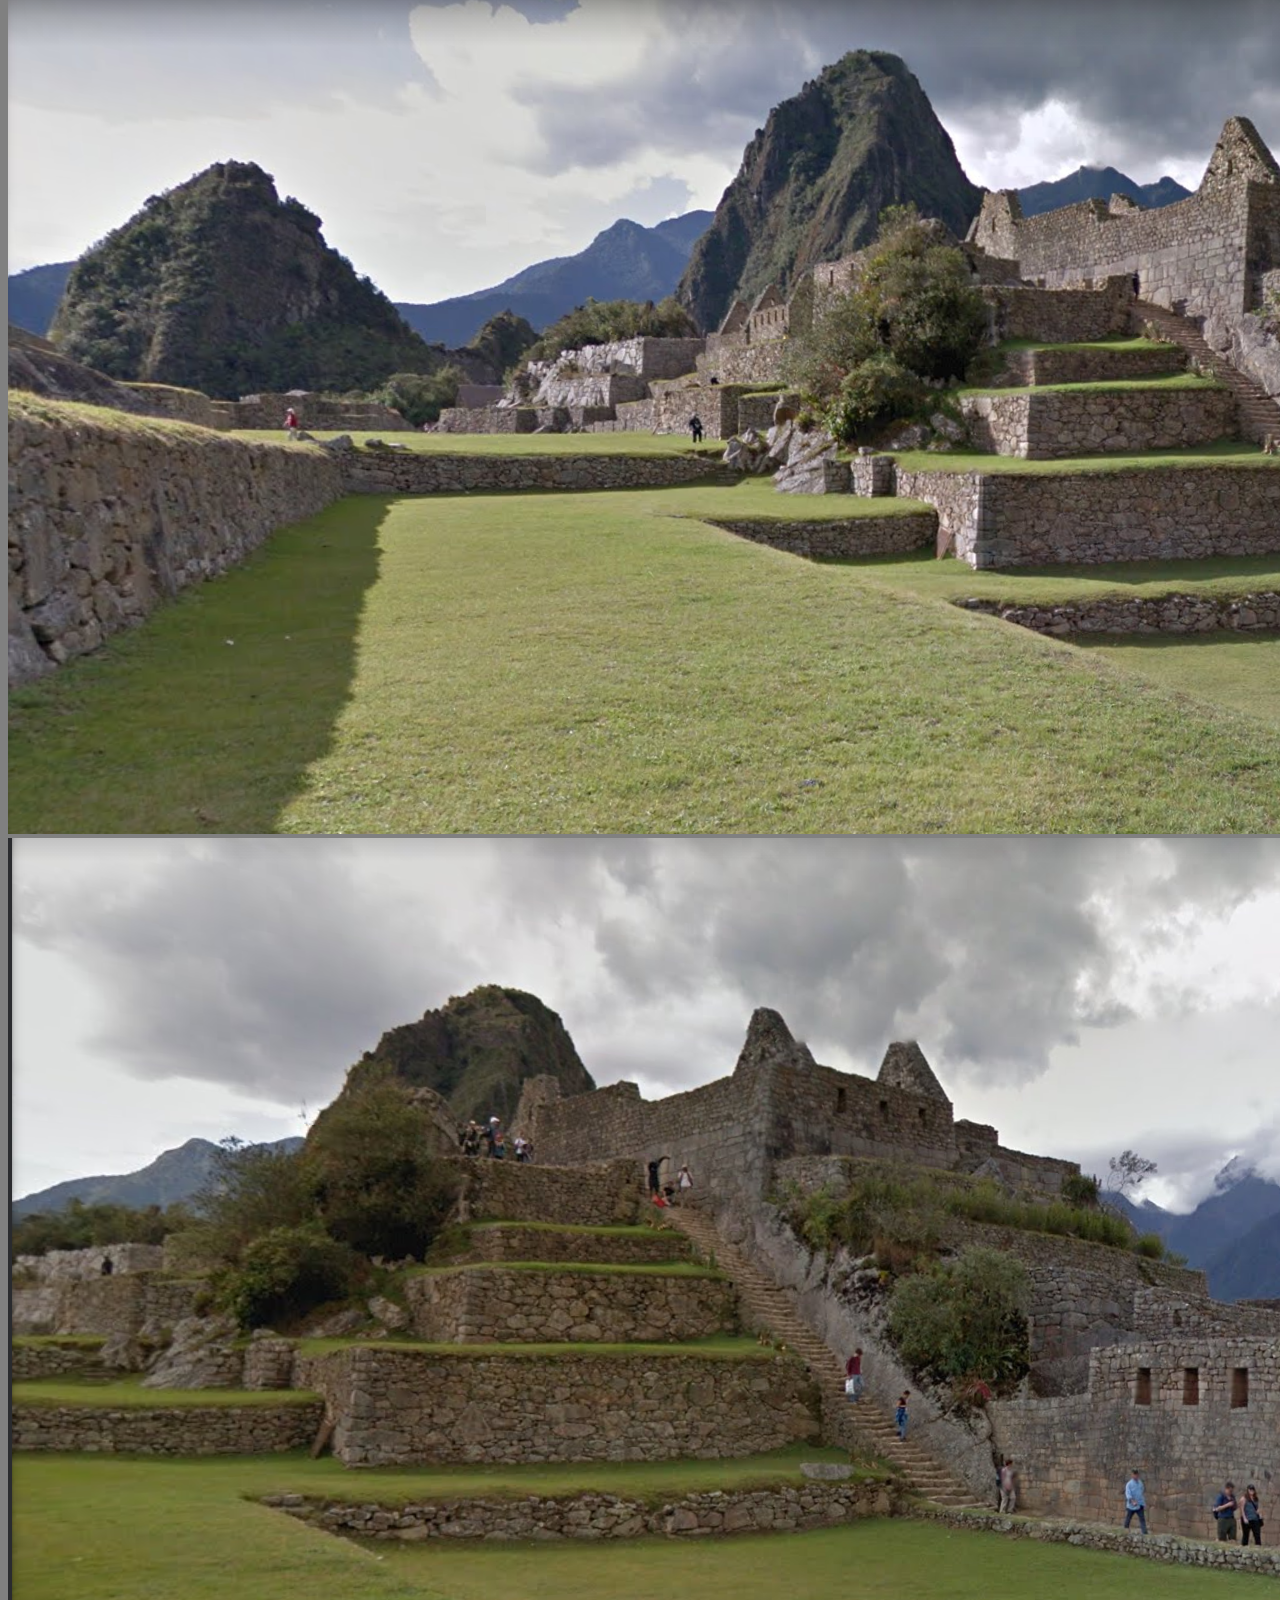
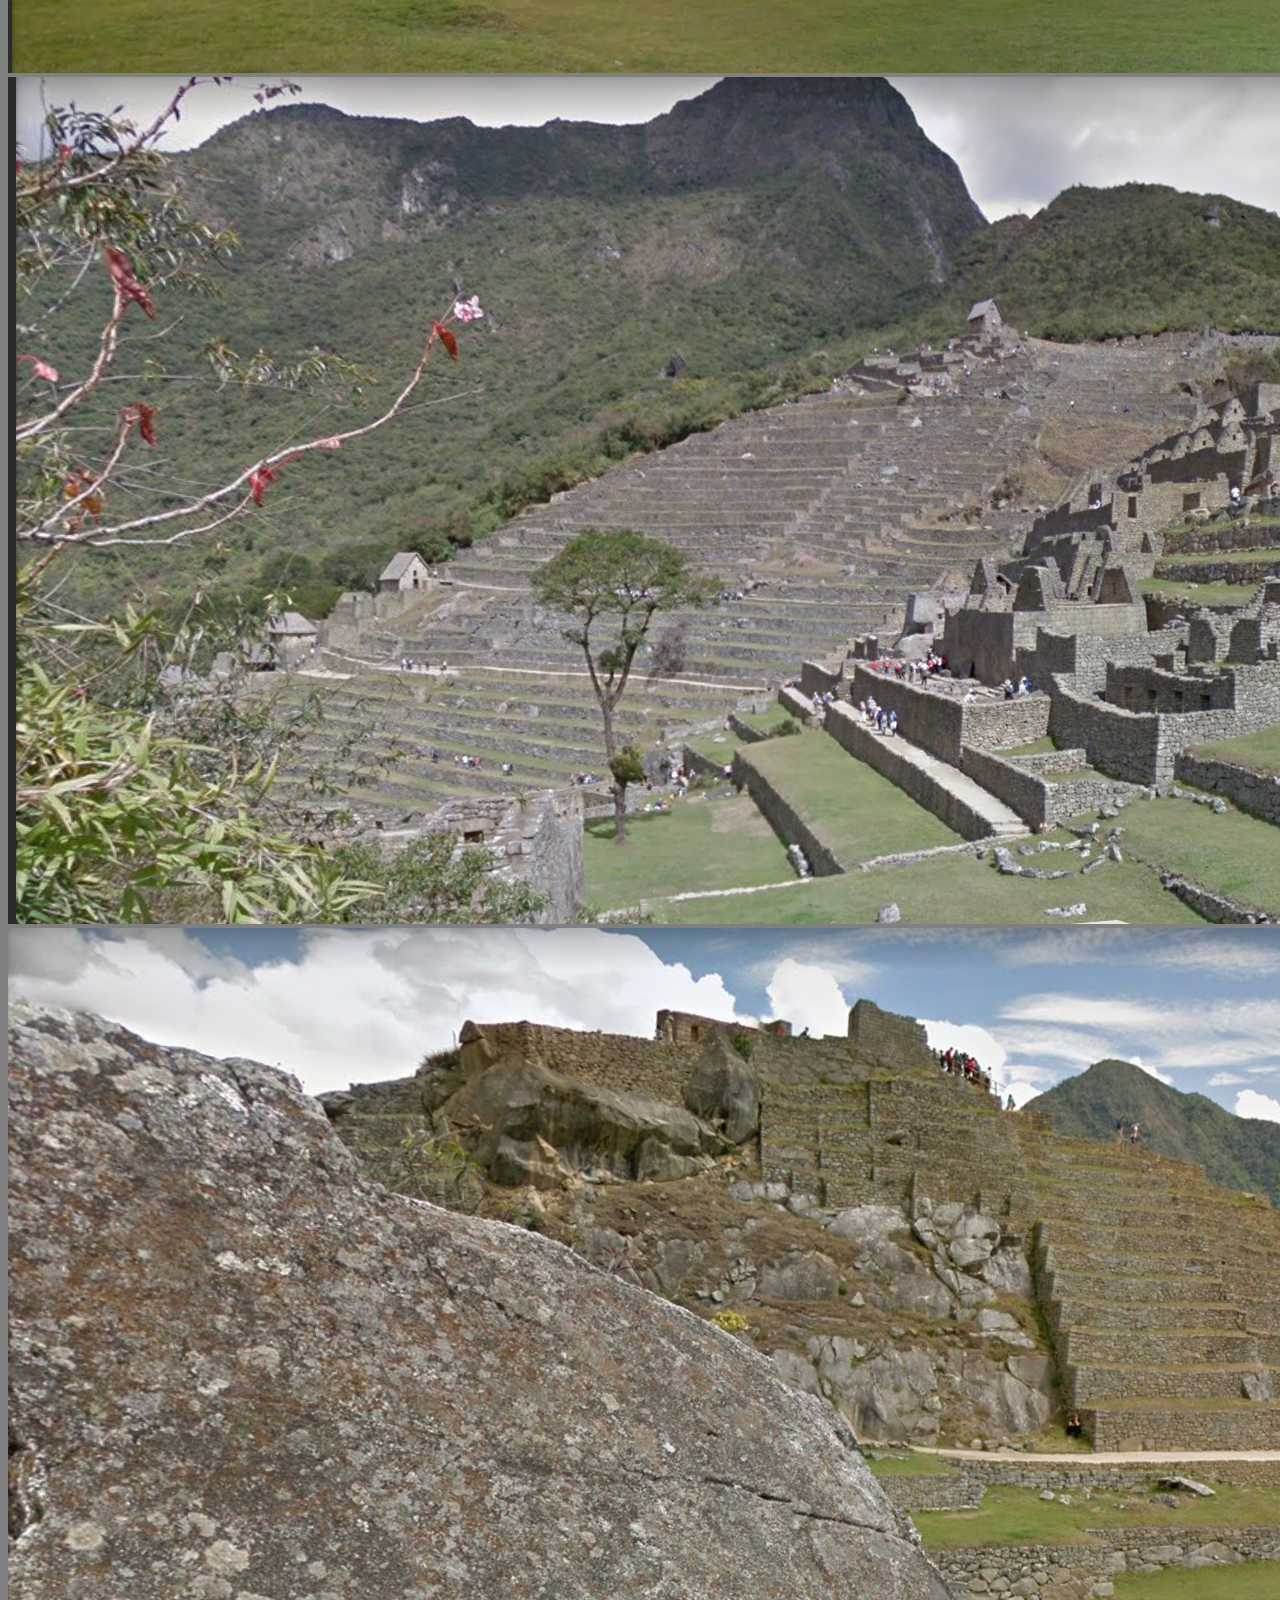
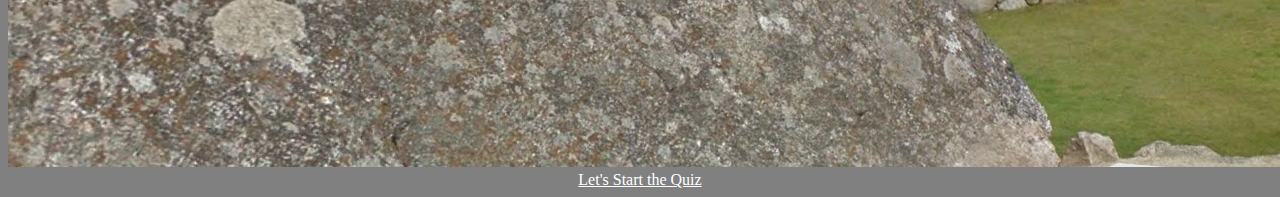
<file: quiz4.html>
<!DOCTYPE HTML>
<html>
    <head>
        <title>My Quizz Game</title>
        <link rel = "stylesheet"
              type = "text/css"
              href = "style.css" />

    </head>

    <body>
        
        <div class = "grid">
            <div class="item">
                <a href = "#"><img src="Peru/lake titicaca peru1.png"/></a>
                <p>Image 1</p>
            </div>

            <div class="item">
                <a href = "#"><img src="Peru/lake titicaca peru2.png"/></a>
                <p>Image 2</p>
            </div>

            <div class="item">
                    <a href = "#"><img src="Peru/macchu picchu1.png"/></a>
                    <p>Image 3</p>
            </div>

            <div class="item">
                    <a href = "#"><img src="Peru/macchu picchu2.png"/></a>
                    <p>Image 4</p>
            </div>

            <div class="item">
                    <a href = "#"><img src="Peru/macchu picchu3.png"/></a>
                    <p>Image 5</p>
            </div>

            <div class="item">
                    <a href = "#"><img src="Peru/macchu picchu4.png"/></a>
                    <p>Image 6</p>
            </div>

            <div class="item">
                    <a href = "#"><img src="Peru/macchu picchu5.png"/></a>
                    <p>Image 7</p>
            </div>

            <div class="item">
                <a href = "#"><img src="Peru/macchu picchu6.png"/></a>
                <p>Image 8</p>
        </div>
       
        </div>

        <div class="footer2">
            <a href="###" width=50 height=50>Let's Start the Quiz</a>
        </div>
    
    </body>
</html>
</file>
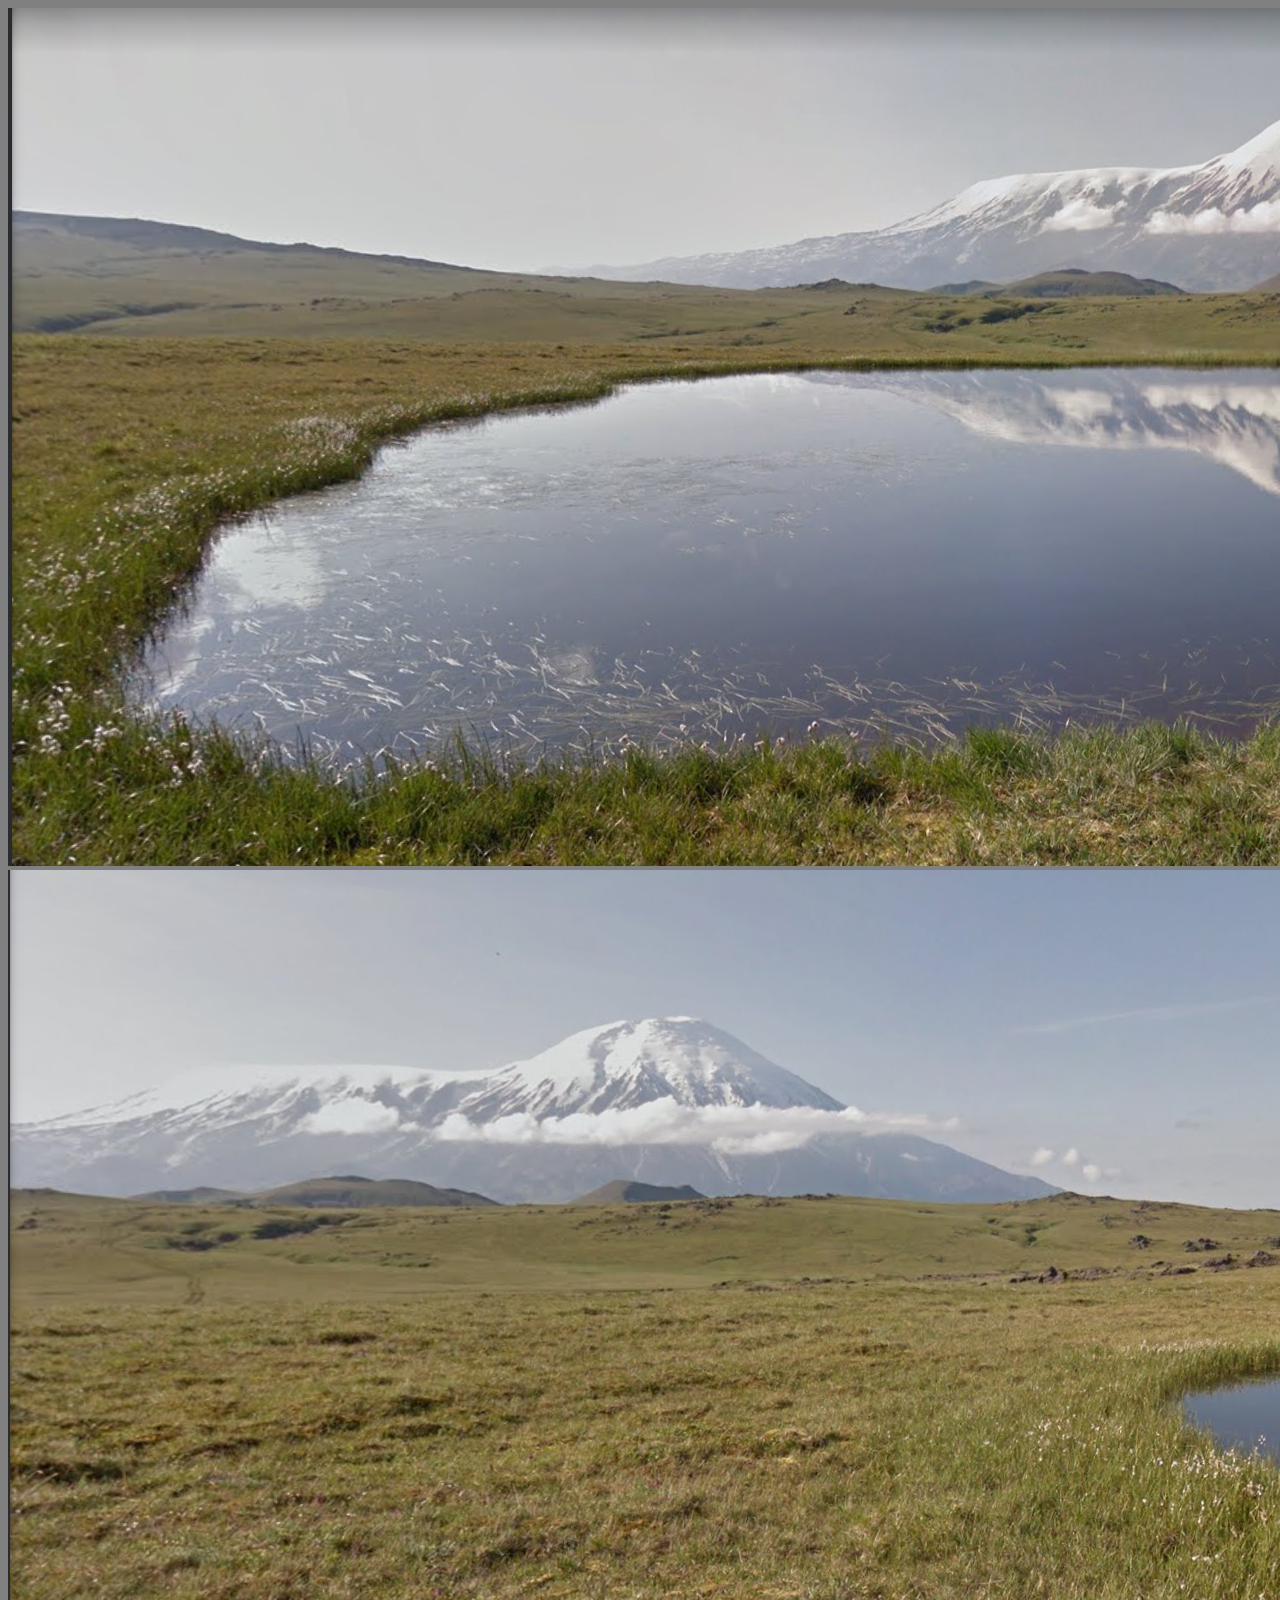
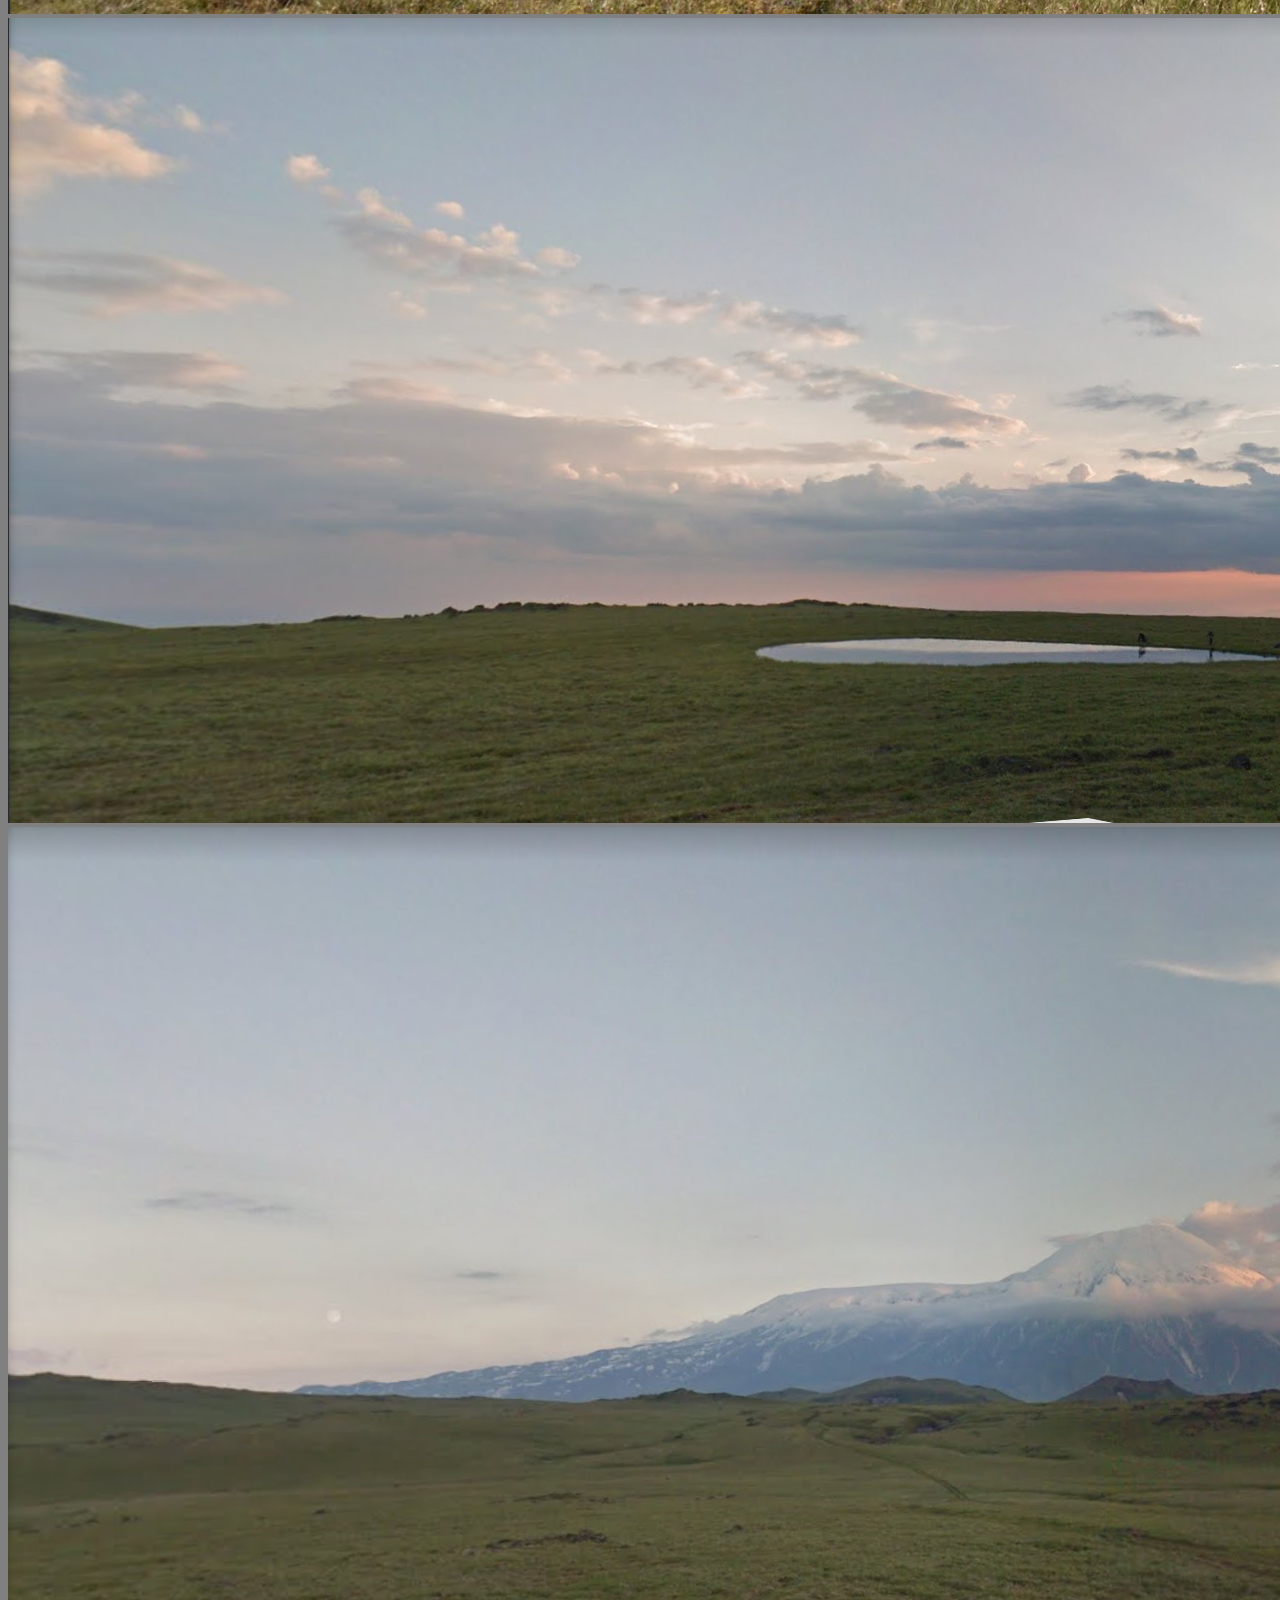
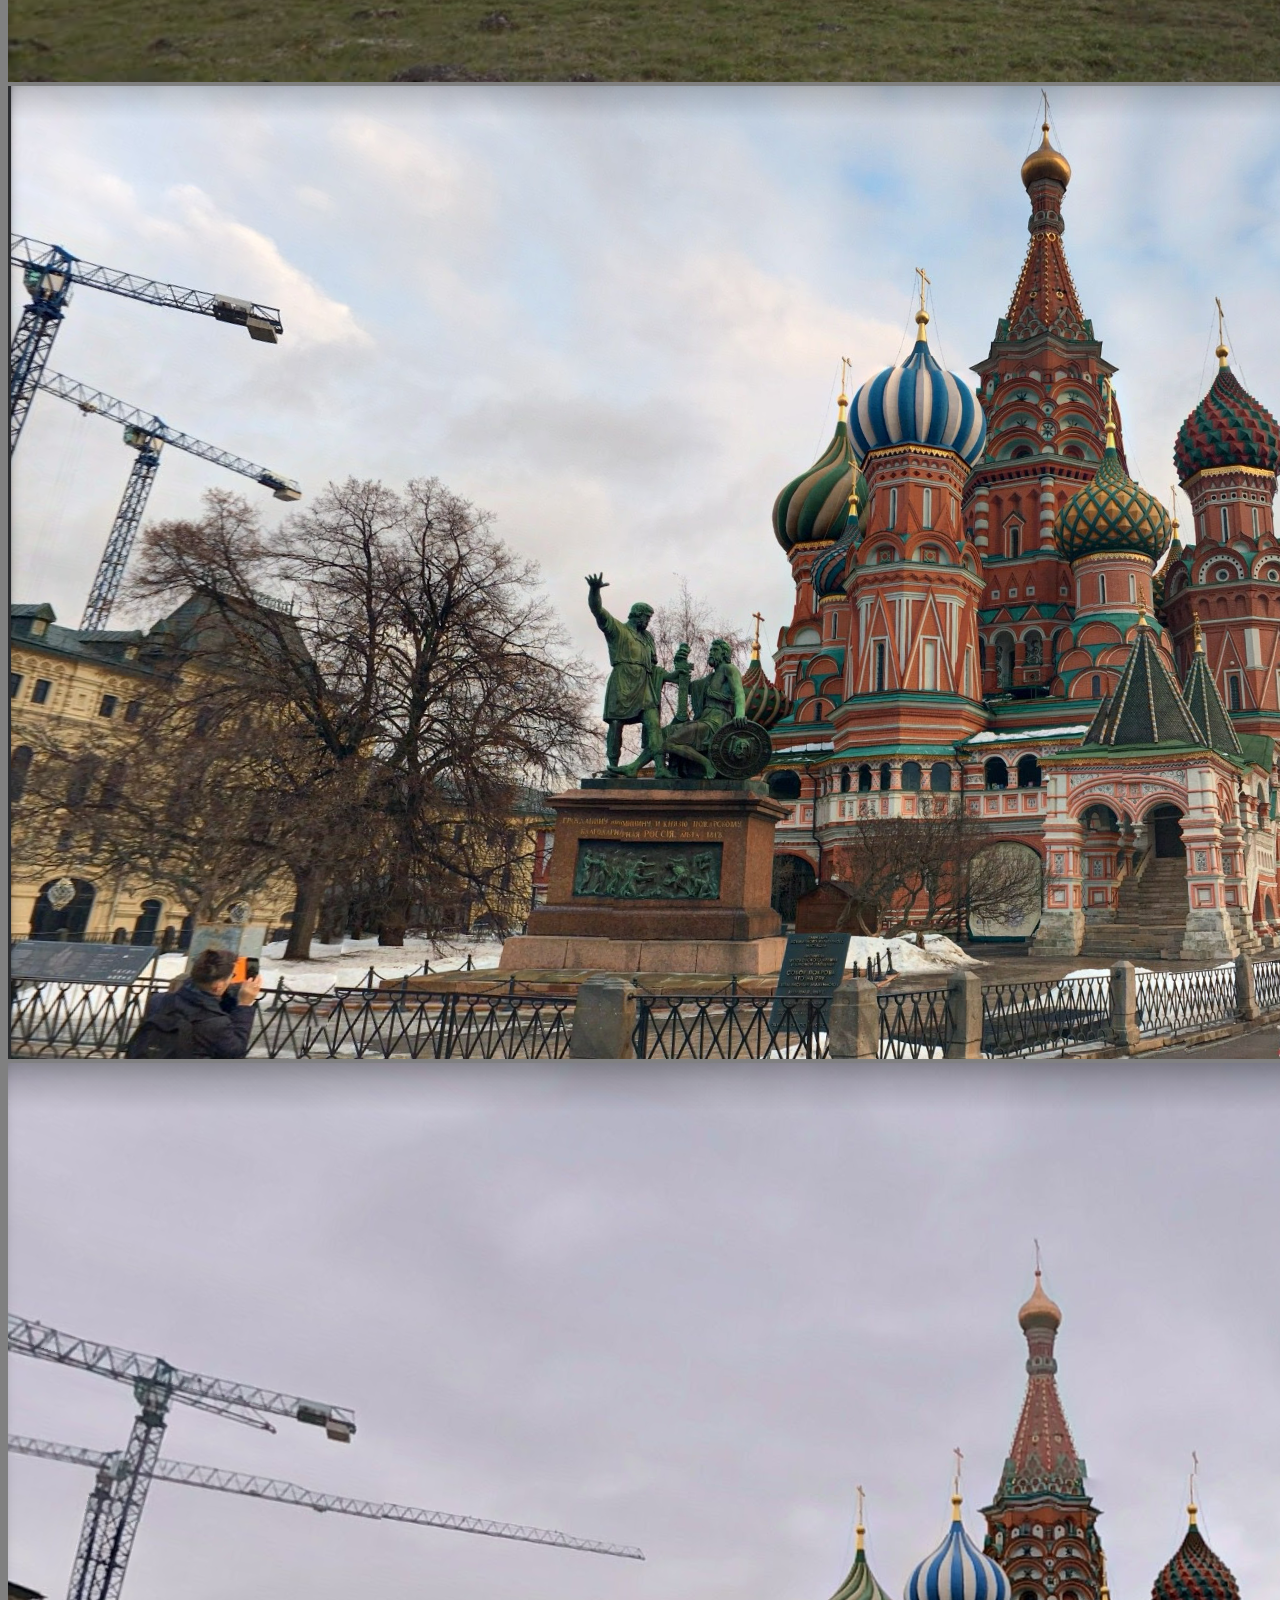
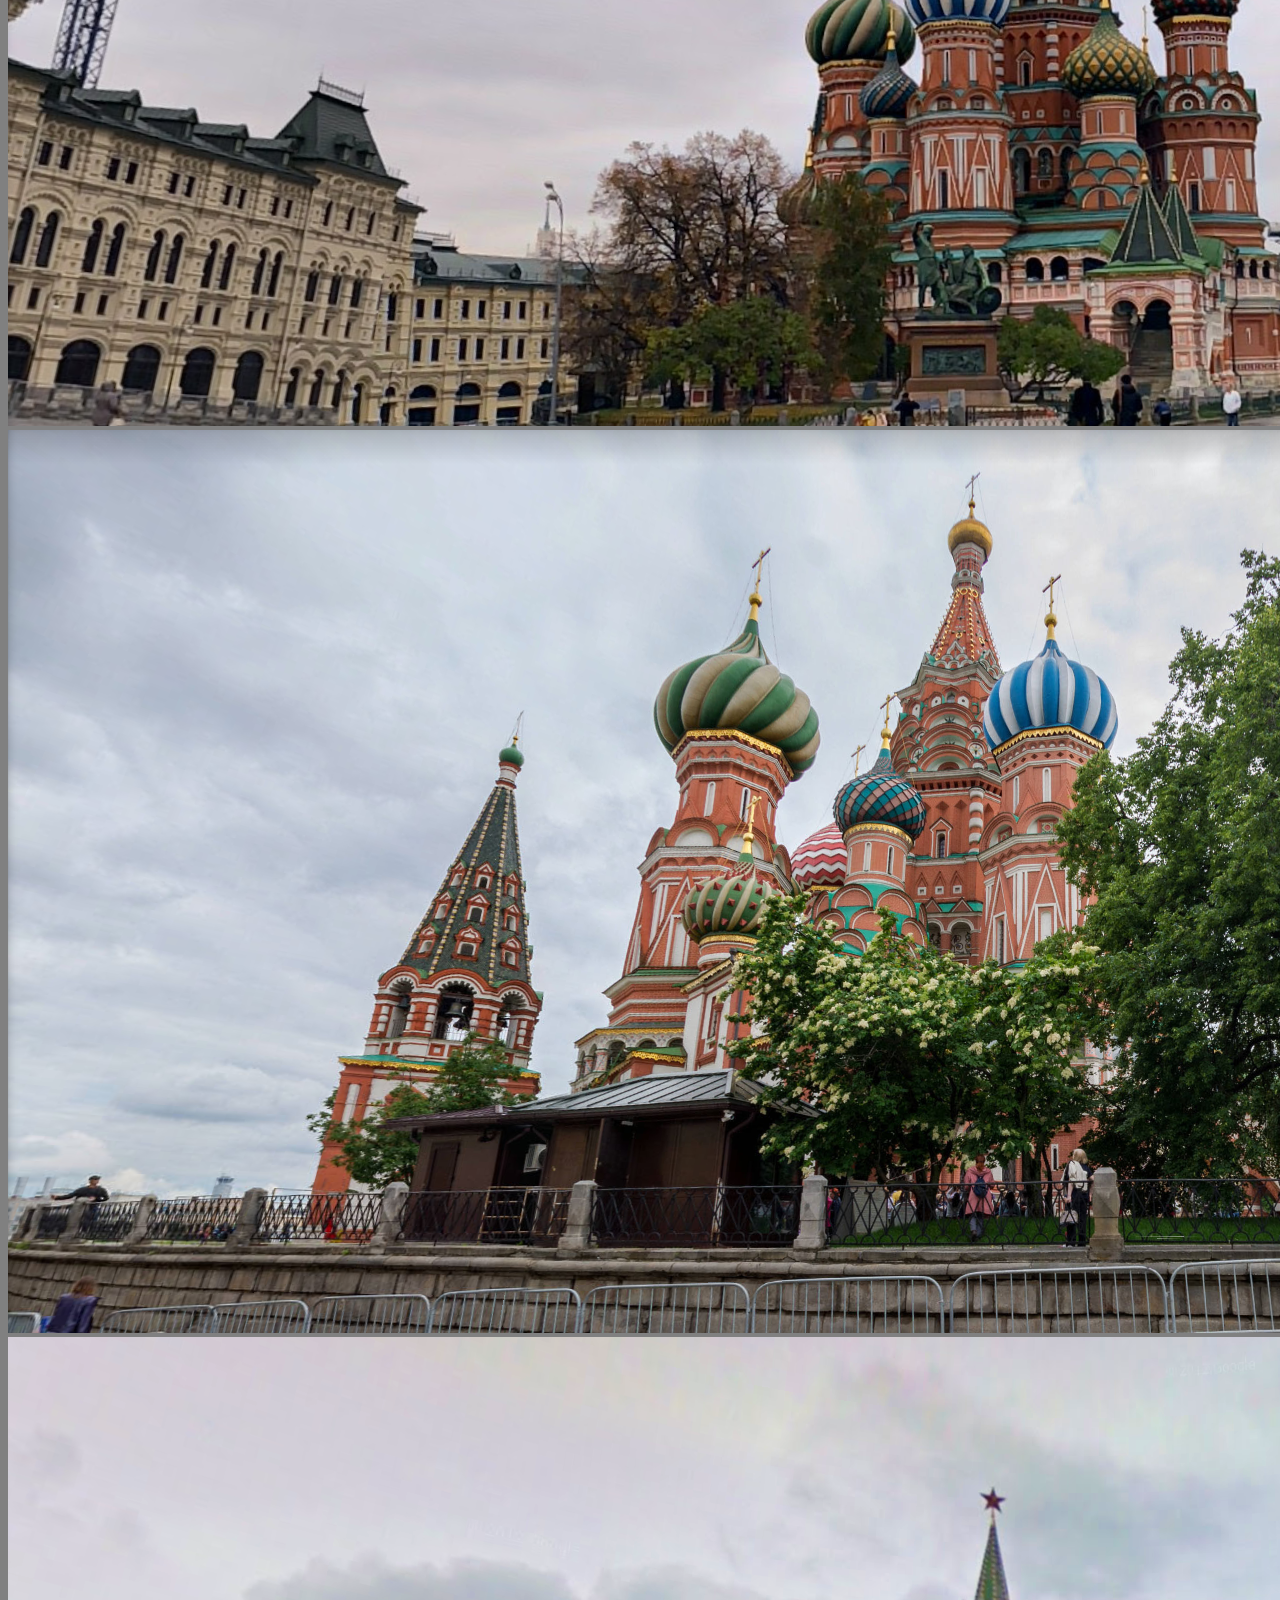
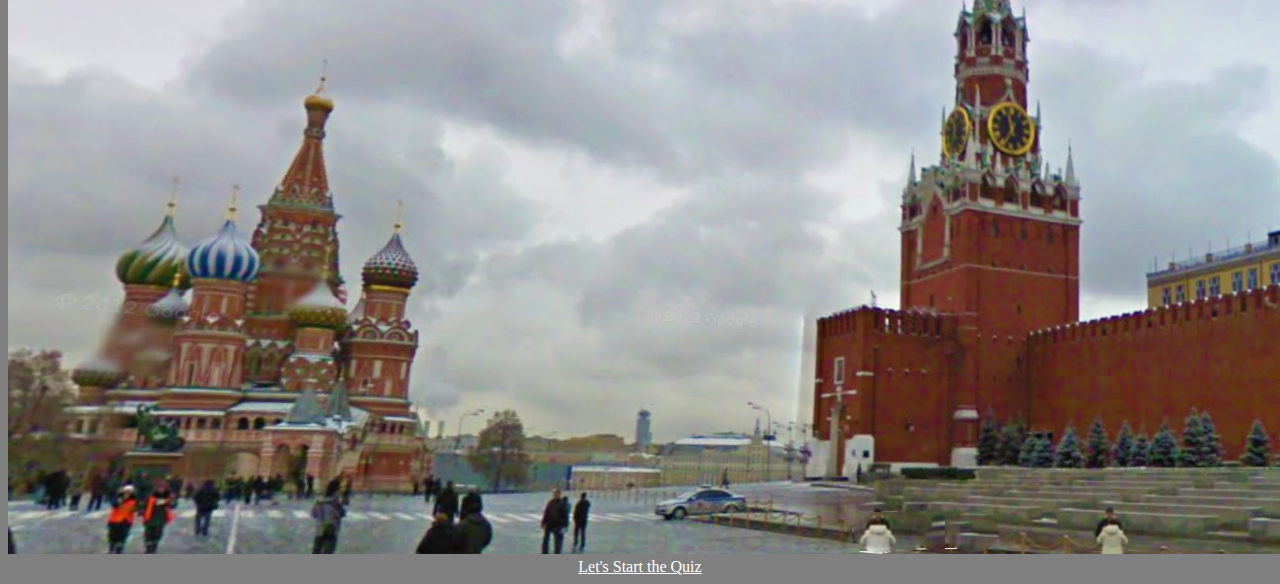
<file: quiz5.html>
<!DOCTYPE HTML>
<html>
    <head>
        <title>My Quizz Game</title>
        <link rel = "stylesheet"
              type = "text/css"
              href = "style.css" />

    </head>

    <body>
        
        <div class = "grid">
            <div class="item">
                <a href = "#"><img src="Russia/mystical lake1.png"/></a>
                <p>Image 1</p>
            </div>

            <div class="item">
                <a href = "#"><img src="Russia/mystical lake2.png"/></a>
                <p>Image 2</p>
            </div>

            <div class="item">
                    <a href = "#"><img src="Russia/mystical lake3.png"/></a>
                    <p>Image 3</p>
            </div>

            <div class="item">
                    <a href = "#"><img src="Russia/mystical lake4.png"/></a>
                    <p>Image 4</p>
            </div>

            <div class="item">
                    <a href = "#"><img src="Russia/the kremlin1.png"/></a>
                    <p>Image 5</p>
            </div>

            <div class="item">
                    <a href = "#"><img src="Russia/the kremlin2.png"/></a>
                    <p>Image 6</p>
            </div>

            <div class="item">
                    <a href = "#"><img src="Russia/the kremlin3.png"/></a>
                    <p>Image 7</p>
            </div>

            <div class="item">
                <a href = "#"><img src="Russia/the kremlin4.png"/></a>
                <p>Image 8</p>
        </div>
       
        </div>

        <div class="footer2">
            <a href="###" width=50 height=50>Let's Start the Quiz</a>
        </div>
    
    </body>
</html>
</file>
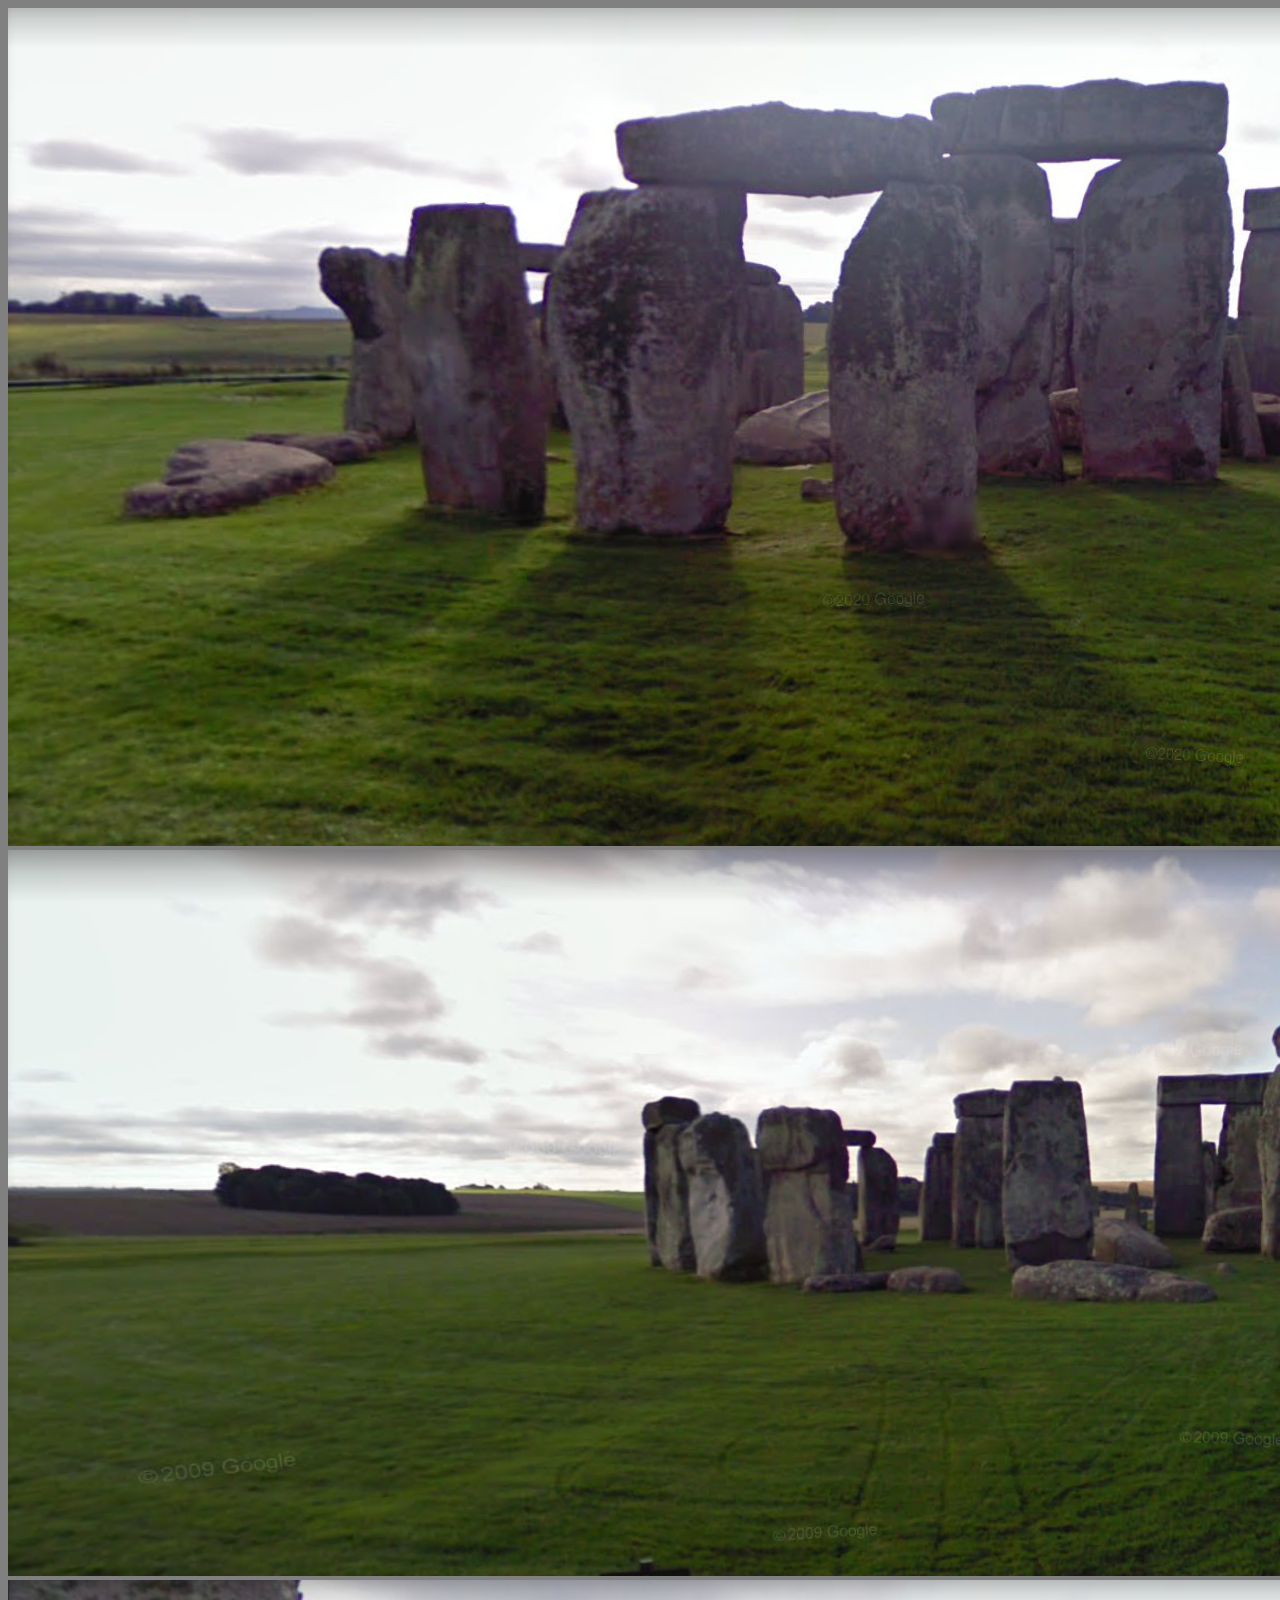
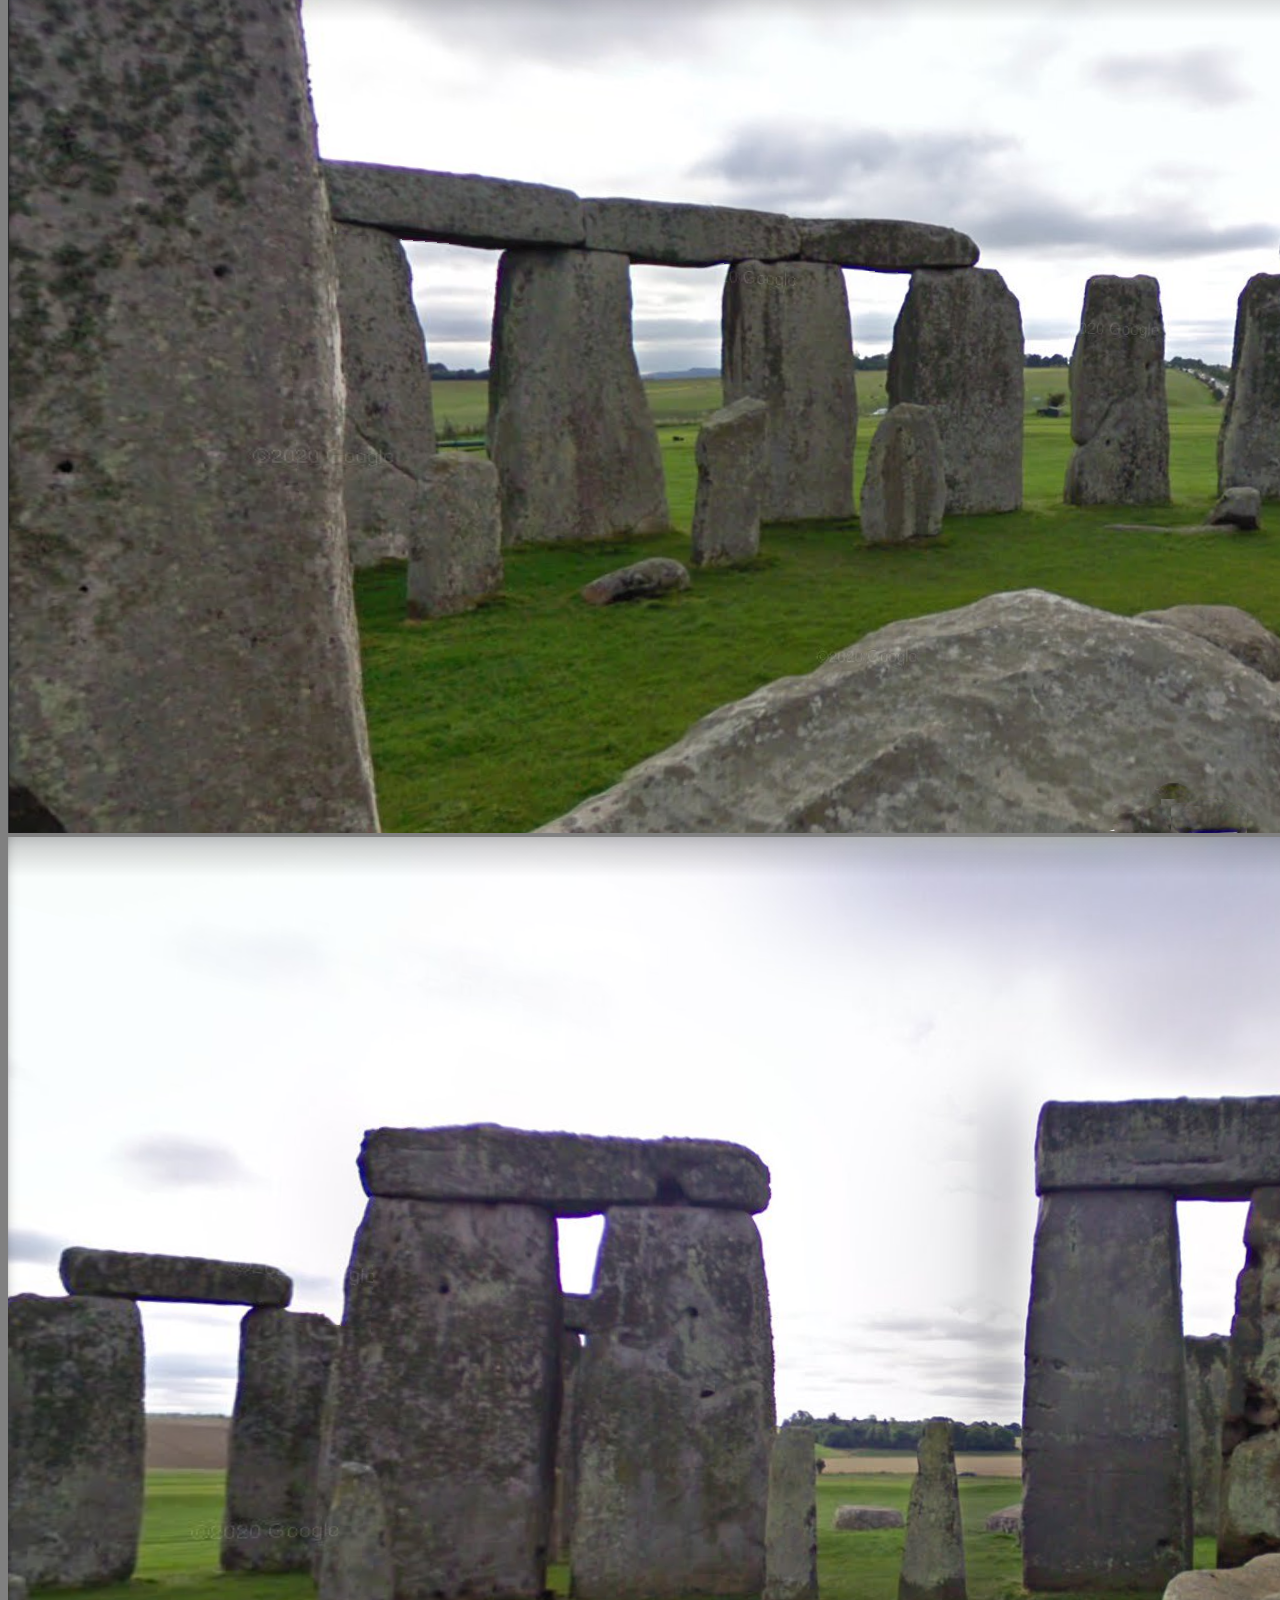
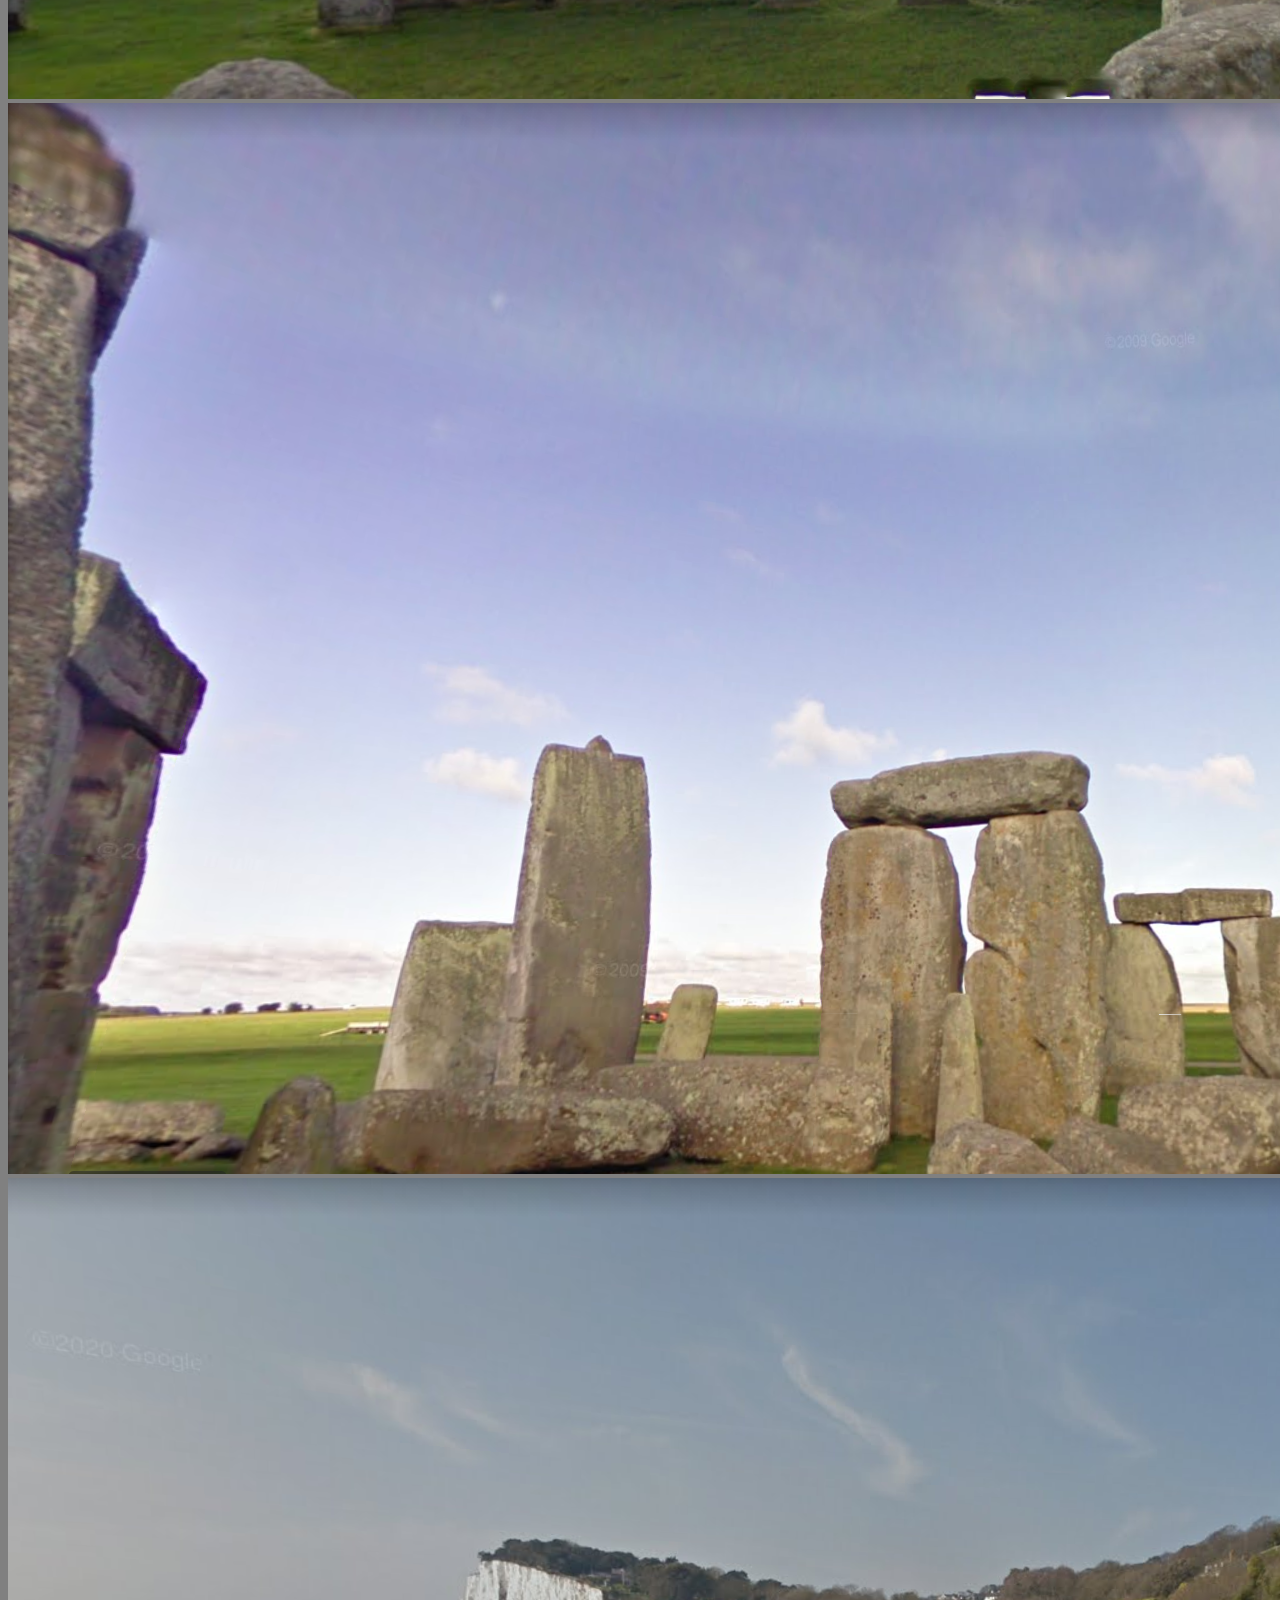
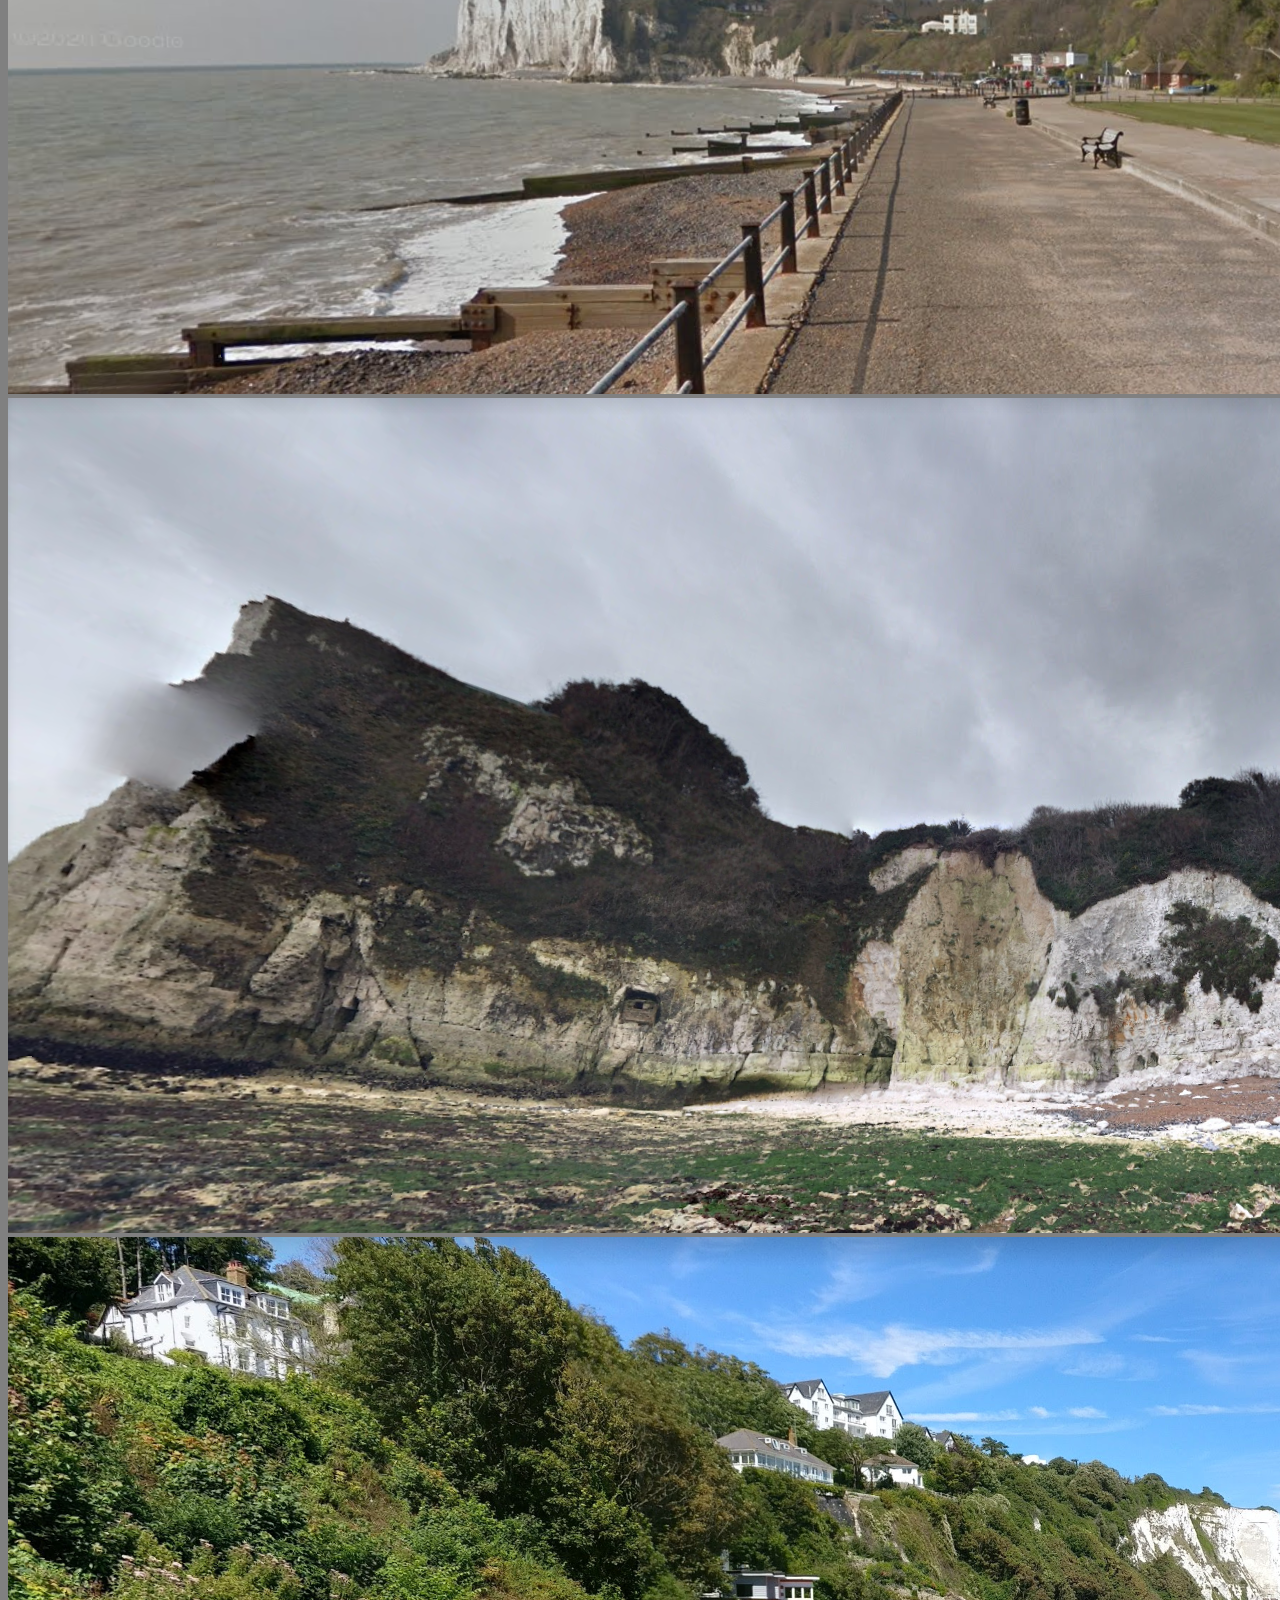
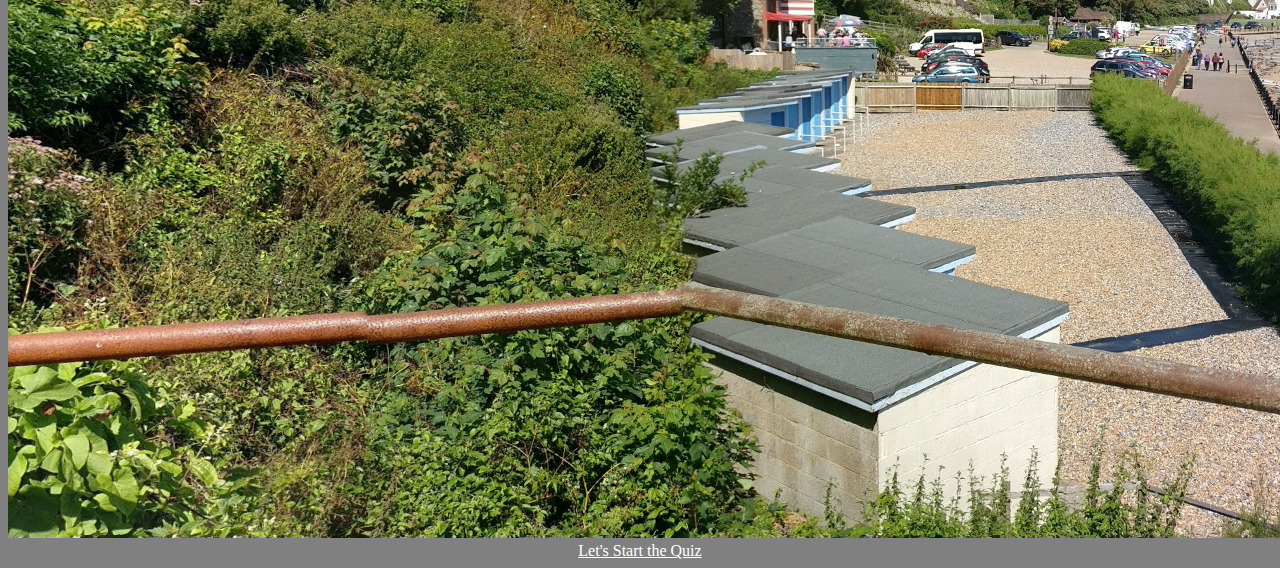
<file: quiz6.html>
<!DOCTYPE HTML>
<html>
    <head>
        <title>My Quizz Game</title>
        <link rel = "stylesheet"
              type = "text/css"
              href = "style.css" />

    </head>

    <body>
        
        <div class = "grid">
            <div class="item">
                <a href = "#"><img src="UK/stonehenge1.png"/></a>
                <p>Image 1</p>
            </div>

            <div class="item">
                <a href = "#"><img src="UK/stonehenge2.png"/></a>
                <p>Image 2</p>
            </div>

            <div class="item">
                    <a href = "#"><img src="UK/stonehenge3.png"/></a>
                    <p>Image 3</p>
            </div>

            <div class="item">
                    <a href = "#"><img src="UK/stonehenge4.png"/></a>
                    <p>Image 4</p>
            </div>

            <div class="item">
                    <a href = "#"><img src="UK/stonehenge5.png"/></a>
                    <p>Image 5</p>
            </div>

            <div class="item">
                    <a href = "#"><img src="UK/white cliffs of dover1.png"/></a>
                    <p>Image 6</p>
            </div>

            <div class="item">
                    <a href = "#"><img src="UK/white cliffs of dover2.png"/></a>
                    <p>Image 7</p>
            </div>

            <div class="item">
                <a href = "#"><img src="UK/white cliffs of dover3.png"/></a>
                <p>Image 8</p>
        </div>
       
        </div>

        <div class="footer2">
            <a href="###" width=50 height=50>Let's Start the Quiz</a>
        </div>
    
    </body>
</html>
</file>
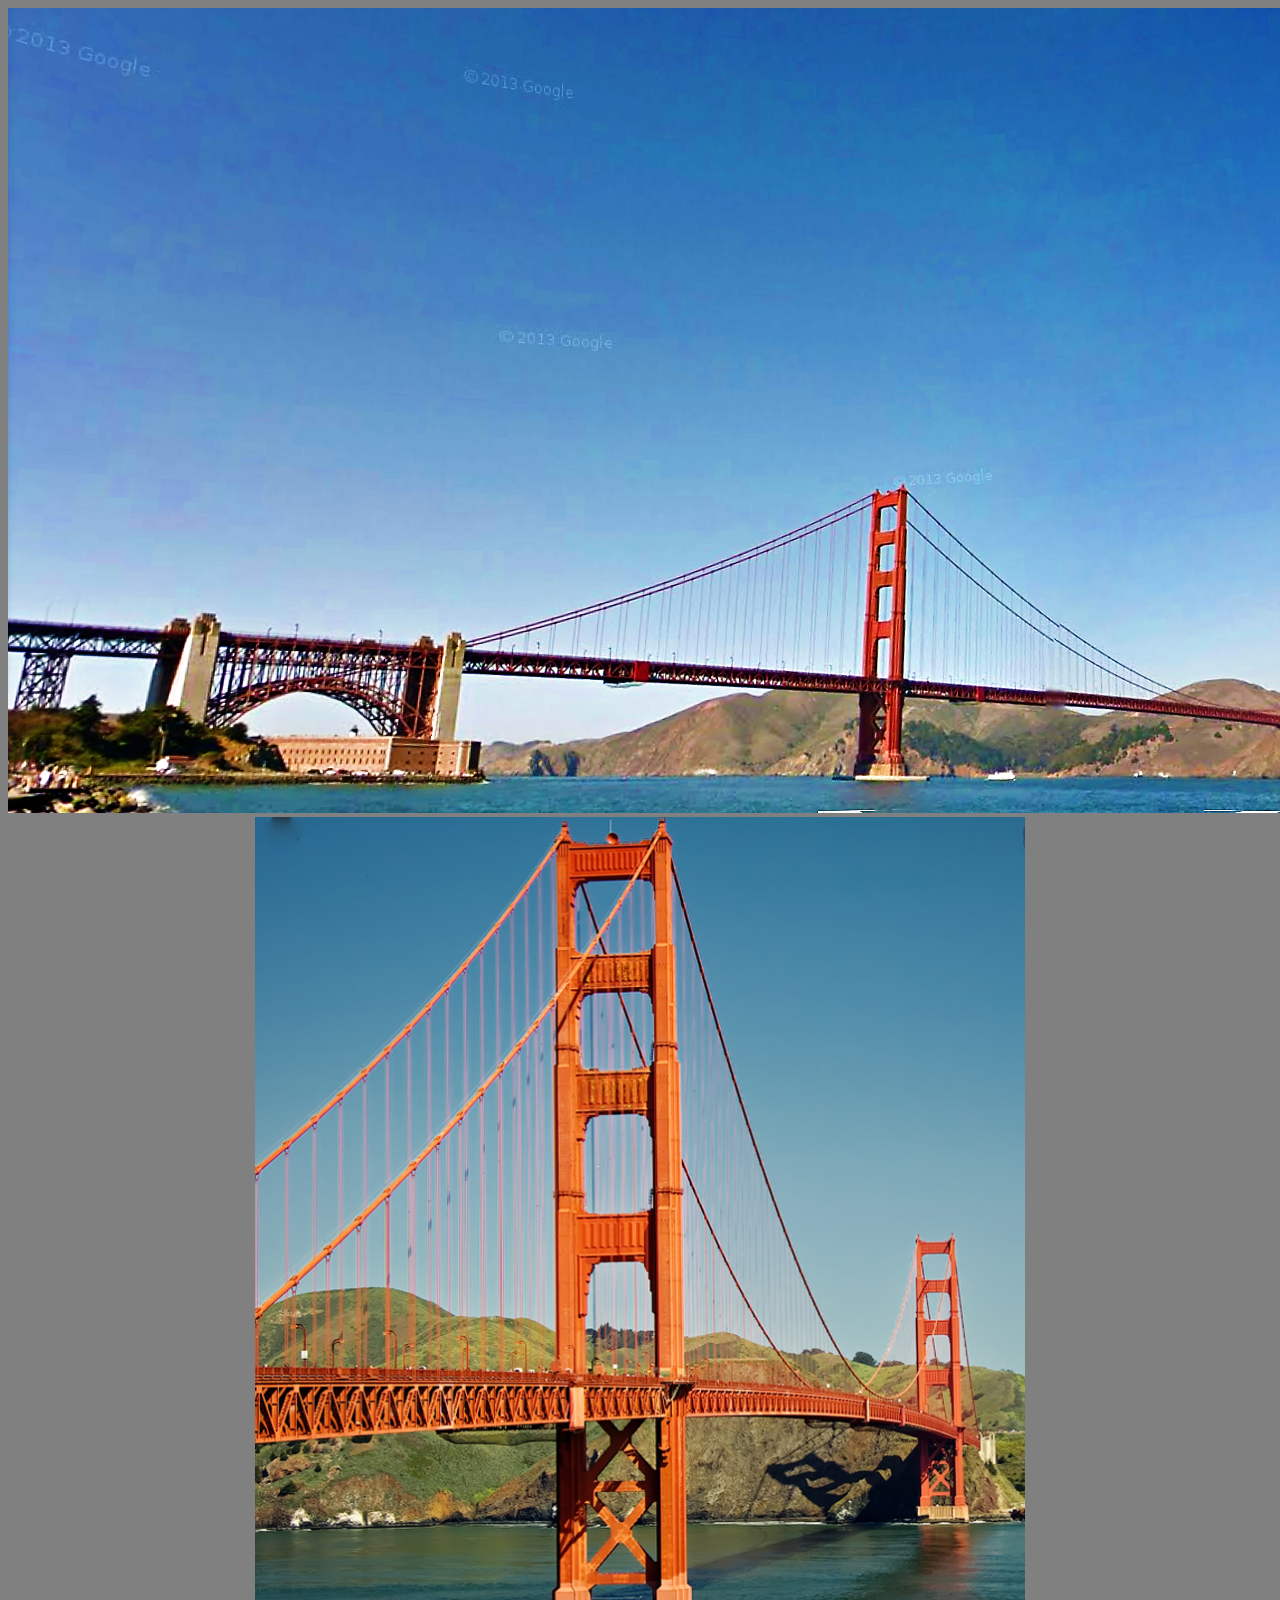
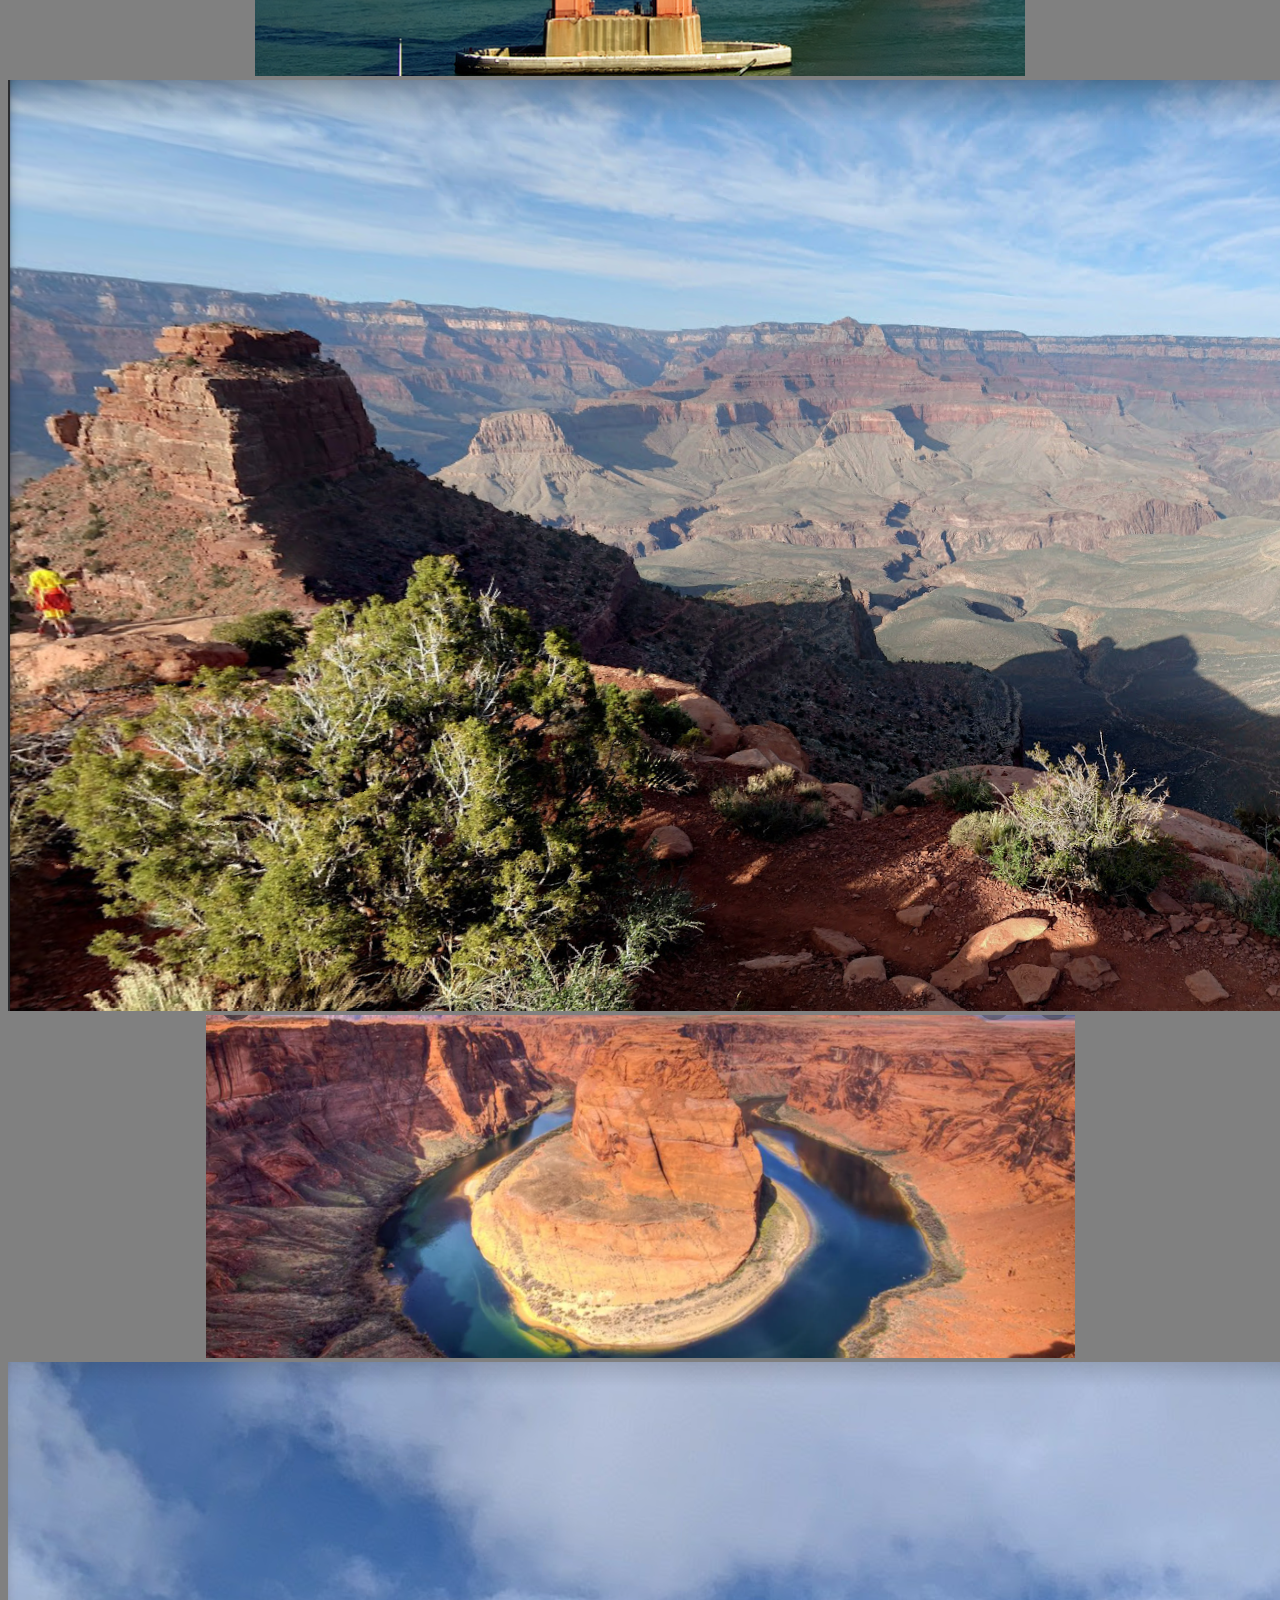
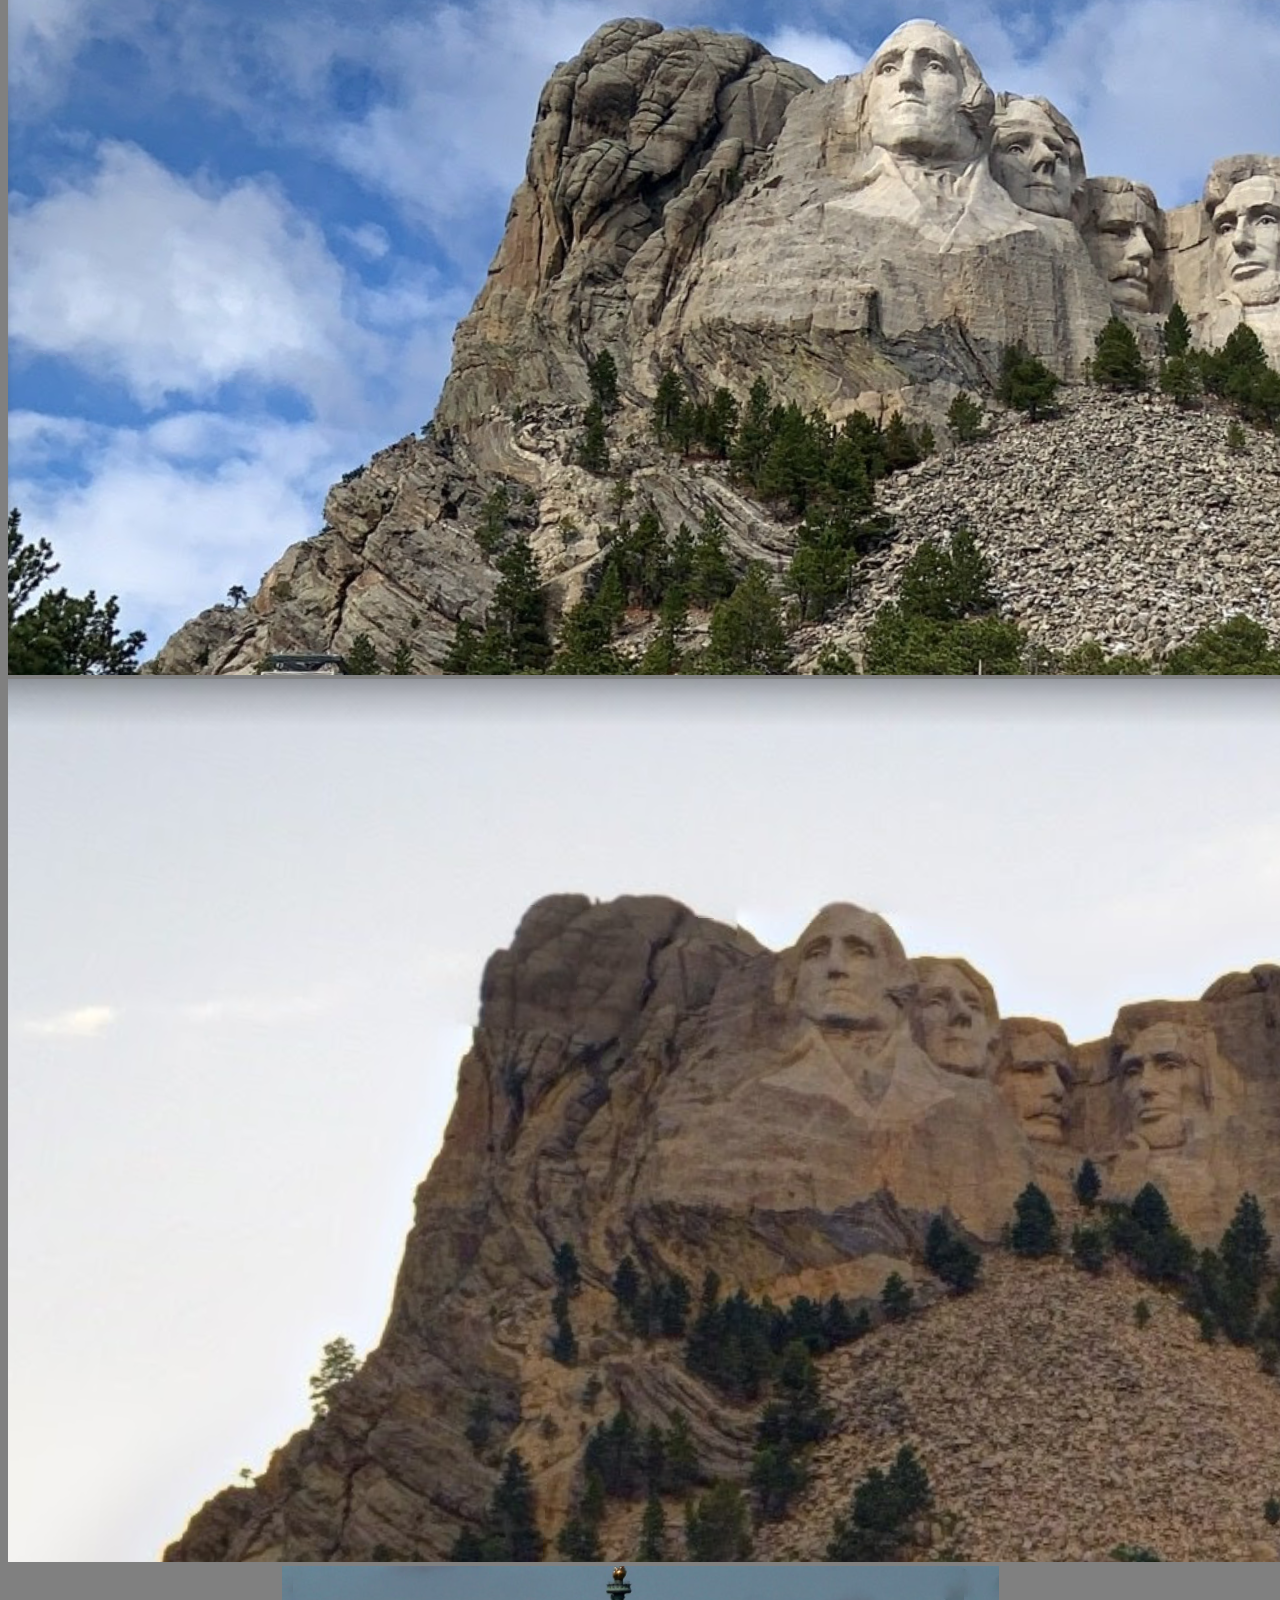
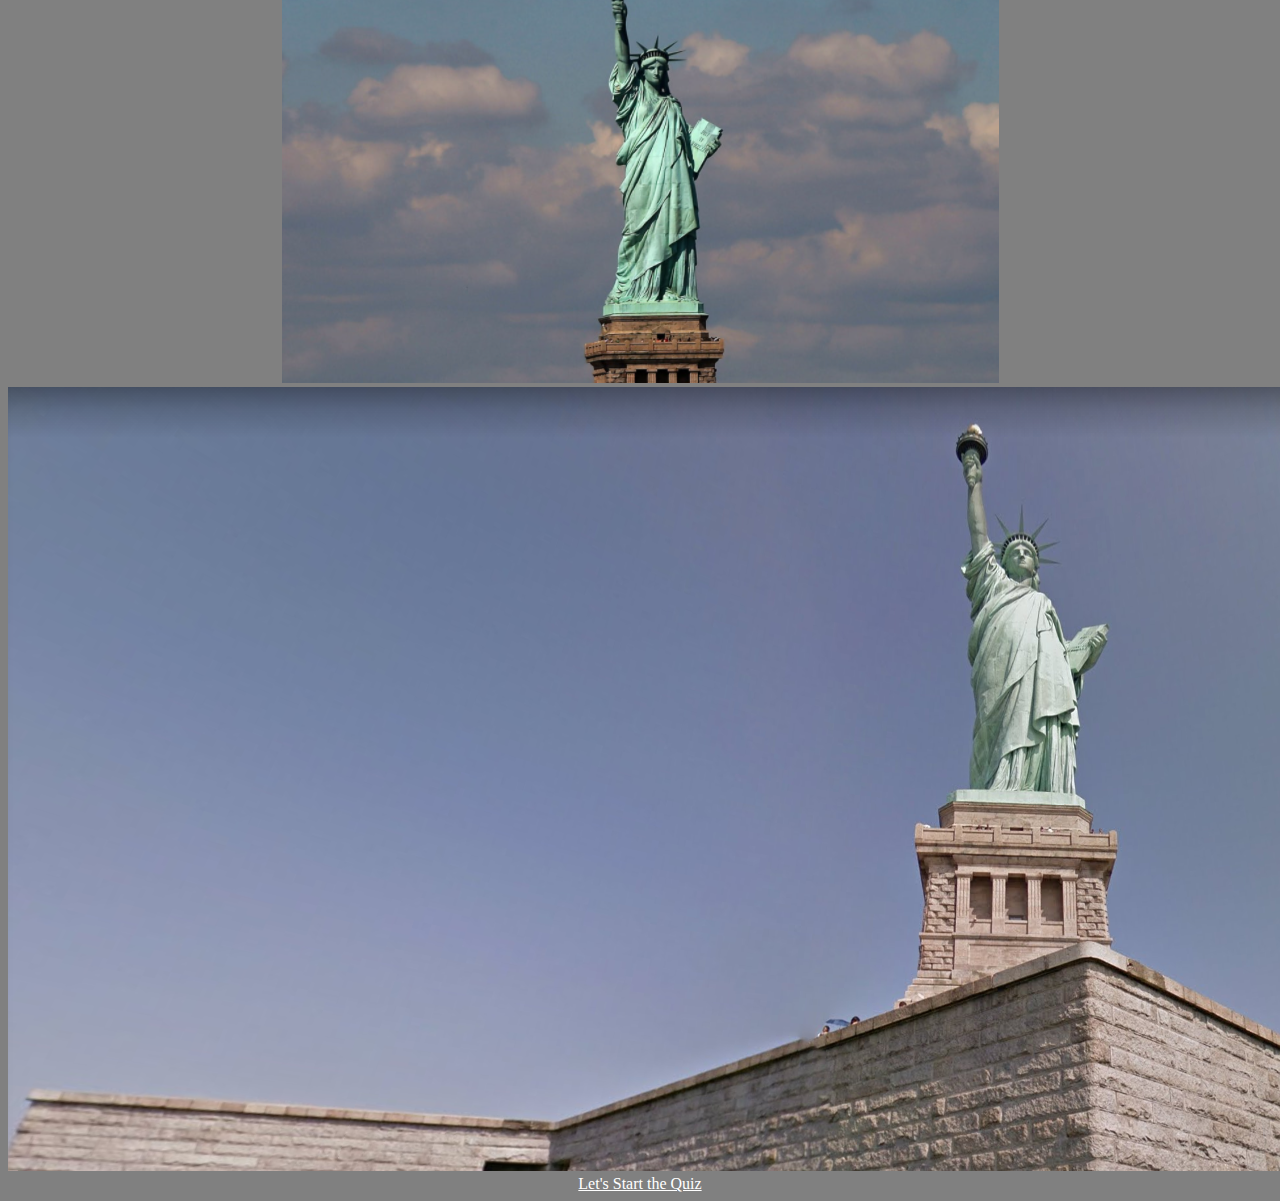
<file: quiz7.html>
<!DOCTYPE HTML>
<html>
    <head>
        <title>My Quizz Game</title>
        <link rel = "stylesheet"
              type = "text/css"
              href = "style.css" />

    </head>

    <body>
        
        <div class = "grid">
            <div class="item">
                <a href = "#"><img src="USA/golden gate bridge1.png"/></a>
                <p>Image 1</p>
            </div>

            <div class="item">
                <a href = "#"><img src="USA/golden gate bridge2.png"/></a>
                <p>Image 2</p>
            </div>

            <div class="item">
                    <a href = "#"><img src="USA/grand canyon1.png"/></a>
                    <p>Image 3</p>
            </div>

            <div class="item">
                    <a href = "#"><img src="USA/grand canyon2.png"/></a>
                    <p>Image 4</p>
            </div>

            <div class="item">
                    <a href = "#"><img src="USA/mount rushmore1.png"/></a>
                    <p>Image 5</p>
            </div>

            <div class="item">
                    <a href = "#"><img src="USA/mount rushmore2.png"/></a>
                    <p>Image 6</p>
            </div>

            <div class="item">
                    <a href = "#"><img src="USA/statue of liberty1.png"/></a>
                    <p>Image 7</p>
            </div>

            <div class="item">
                <a href = "#"><img src="USA/statue of liberty2.png"/></a>
                <p>Image 8</p>
        </div>
       
        </div>

        <div class="footer2">
            <a href="###" width=50 height=50>Let's Start the Quiz</a>
        </div>
    
    </body>
</html>
</file>
<file: style.css>
h1 {
    color: white;
    margin-left: 30px;
}

.header * {
    border: solid;
} 

.header{
    background-color: cadetblue;
    display: flex;
    justify-content: space-between;
}

.site-description{
    display: flex;
    flex-direction: column;
    justify-content: first baseline;
}

.grid{
    display: flex;
    flex-wrap: wrap;
    justify-content: space-evenly;
}

.footer{
    display: flex;
    justify-content: flex-end;
}

.footer2{
    margin: 30-px;
    text-align: center;
    display: flex;
    justify-content: space-evenly;
}

p,h2{
    text-align: center;
}

body{
    background-color: #808080;
}

a:link{
    color: white;
}

a:visited{
    color: white;
}

.menu{
    margin-right: 30px;
}

.menu a{
    margin-left: 20px;
}

.item{
    position: relative;
}

.item p{
    position: absolute;
    top: 50%;
    left: 50%;
    transform: translate(-50%, -50%);
    opacity:0;
}

.item:hover p{
    opacity: 1;
}

.item:hover img{
    opacity: 0.33;
}
</file>
